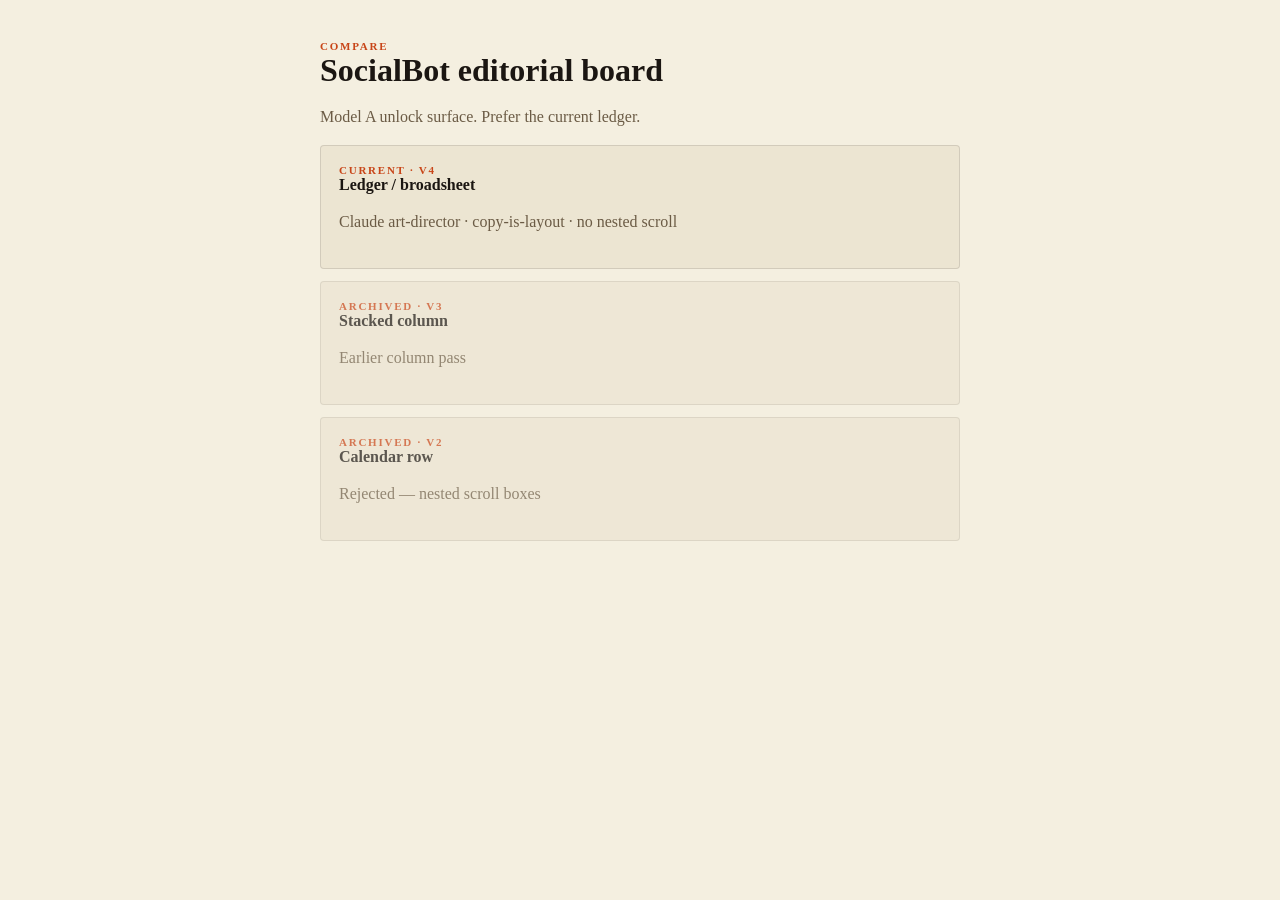
<file: index.html>
<!doctype html>
<html lang="en">
<head>
  <meta charset="utf-8" />
  <meta name="viewport" content="width=device-width, initial-scale=1" />
  <title>SocialBot calendar compare</title>
  <style>
    body{margin:0;font-family:Georgia,serif;background:#F4EFE0;color:#1B1612;padding:40px 20px}
    .wrap{max-width:640px;margin:0 auto}
    h1{font-size:32px;margin:0 0 8px}
    p{color:#6B5B45;line-height:1.5}
    a.card{display:block;background:#ECE5D2;border:1px solid rgba(27,22,18,.12);border-radius:4px;padding:18px;margin:12px 0;text-decoration:none;color:inherit}
    a.card:hover{border-color:#C84518}
    .tag{color:#C84518;font-size:11px;letter-spacing:.16em;text-transform:uppercase;font-weight:700}
    .muted{opacity:.7}
  </style>
</head>
<body>
  <div class="wrap">
    <div class="tag">Compare</div>
    <h1>SocialBot editorial board</h1>
    <p>Model A unlock surface. Prefer the current ledger.</p>
    <a class="card" href="./v4/"><div class="tag">Current · v4</div><strong>Ledger / broadsheet</strong><p>Claude art-director · copy-is-layout · no nested scroll</p></a>
    <a class="card muted" href="./v3/"><div class="tag">Archived · v3</div><strong>Stacked column</strong><p>Earlier column pass</p></a>
    <a class="card muted" href="./v2/"><div class="tag">Archived · v2</div><strong>Calendar row</strong><p>Rejected — nested scroll boxes</p></a>
  </div>
</body>
</html>
</file>
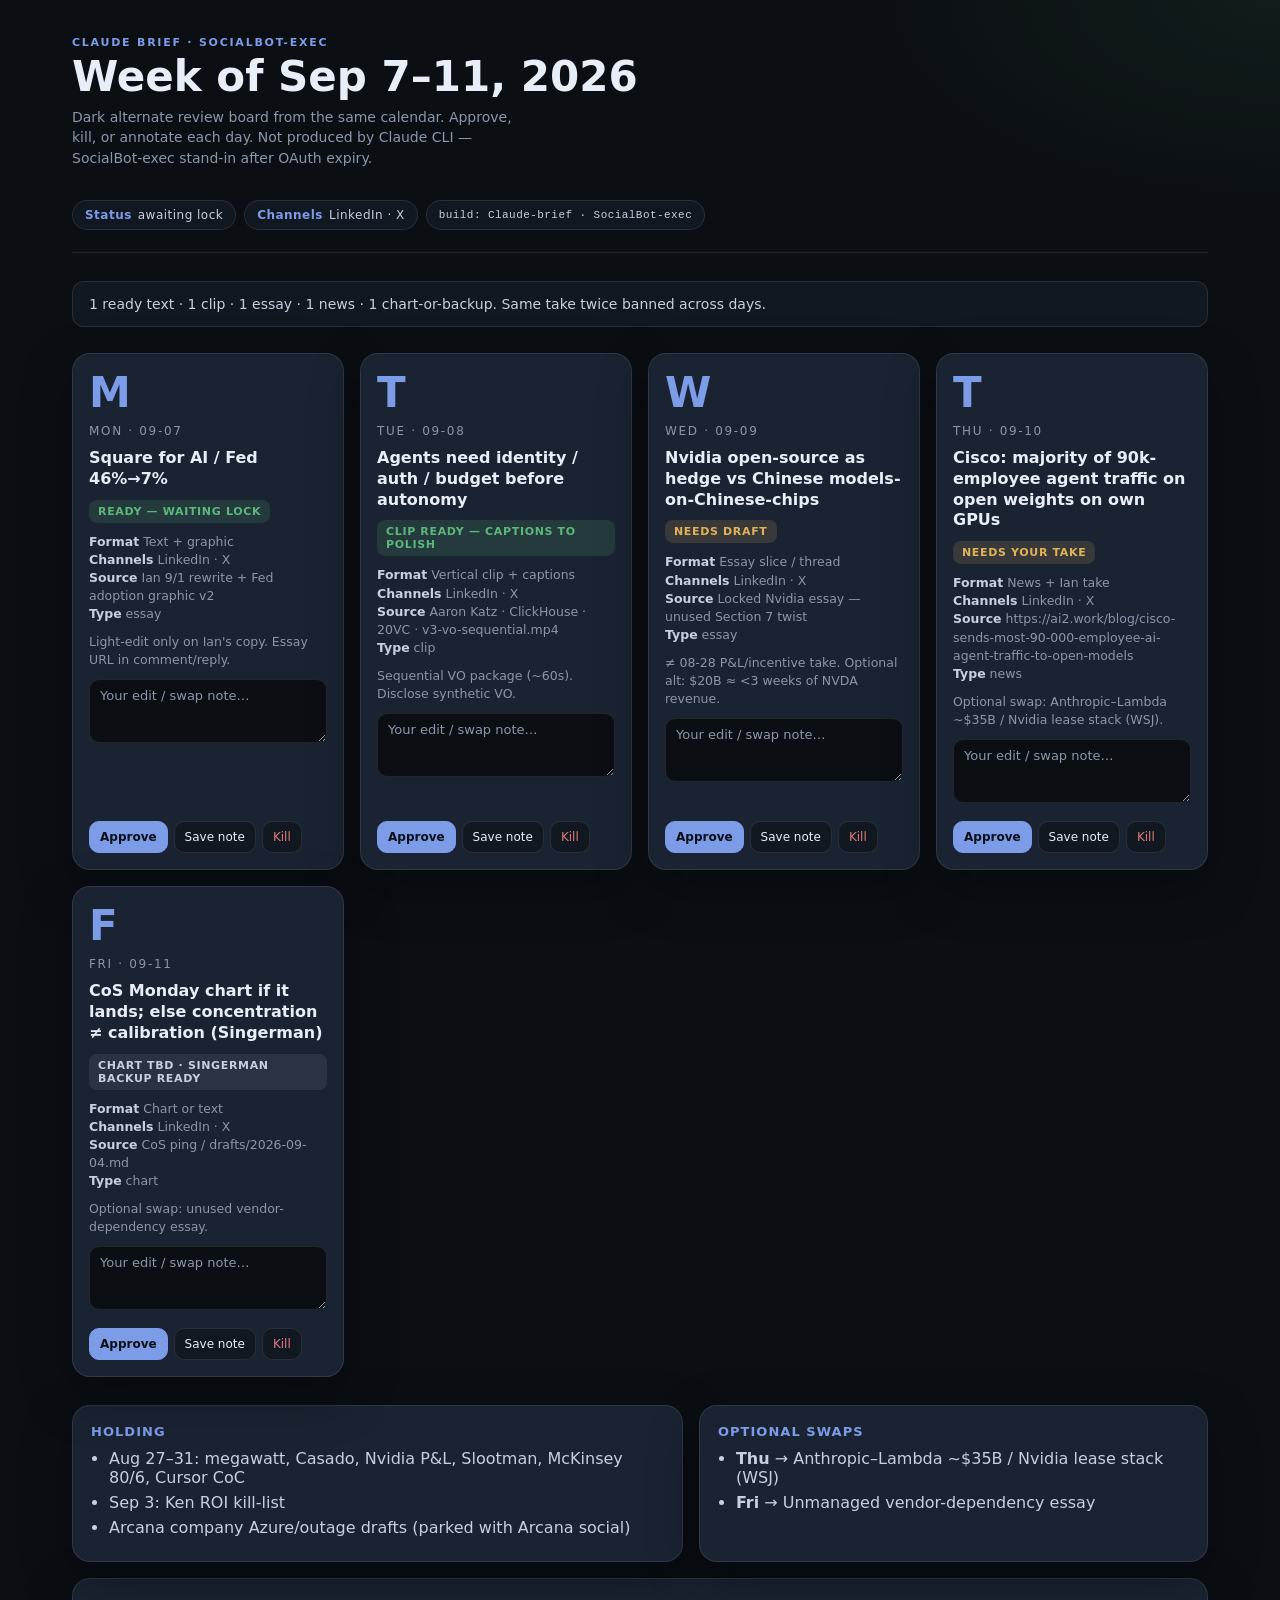
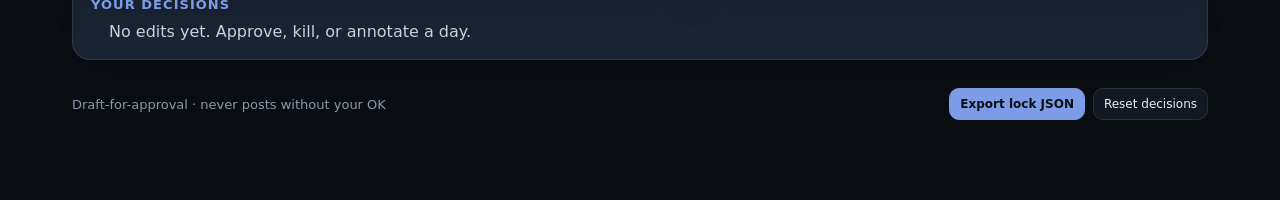
<file: claude/index.html>
<!doctype html>
<html lang="en">
<head>
  <meta charset="utf-8" />
  <meta name="viewport" content="width=device-width, initial-scale=1" />
  <title>Claude brief · SocialBot-exec · Week of Sep 7–11</title>
  <link rel="stylesheet" href="./styles.css" />
</head>
<body>
  <div class="wrap">
    <header class="top">
      <div>
        <div class="brand">Claude brief · SocialBot-exec</div>
        <h1>Week of <span id="week">…</span></h1>
        <p class="sub">Dark alternate review board from the same calendar. Approve, kill, or annotate each day. Not produced by Claude CLI — SocialBot-exec stand-in after OAuth expiry.</p>
      </div>
      <div class="badge-row">
        <span class="pill"><strong>Status</strong> awaiting lock</span>
        <span class="pill"><strong>Channels</strong> LinkedIn · X</span>
        <span class="pill version">build: Claude-brief · SocialBot-exec</span>
      </div>
    </header>

    <p class="mix" id="mix"></p>
    <section class="grid" id="grid" aria-label="Week days"></section>

    <section class="side">
      <div class="panel">
        <h2>Holding</h2>
        <ul id="holding"></ul>
      </div>
      <div class="panel">
        <h2>Optional swaps</h2>
        <ul id="swaps"></ul>
      </div>
    </section>

    <section class="panel" style="margin-top:16px">
      <h2>Your decisions</h2>
      <ul id="decisions"></ul>
    </section>

    <footer class="footer">
      <div>Draft-for-approval · never posts without your OK</div>
      <div class="badge-row">
        <button class="primary" id="export">Export lock JSON</button>
        <button id="reset">Reset decisions</button>
      </div>
    </footer>
  </div>
  <script src="./app.js"></script>
</body>
</html>
</file>
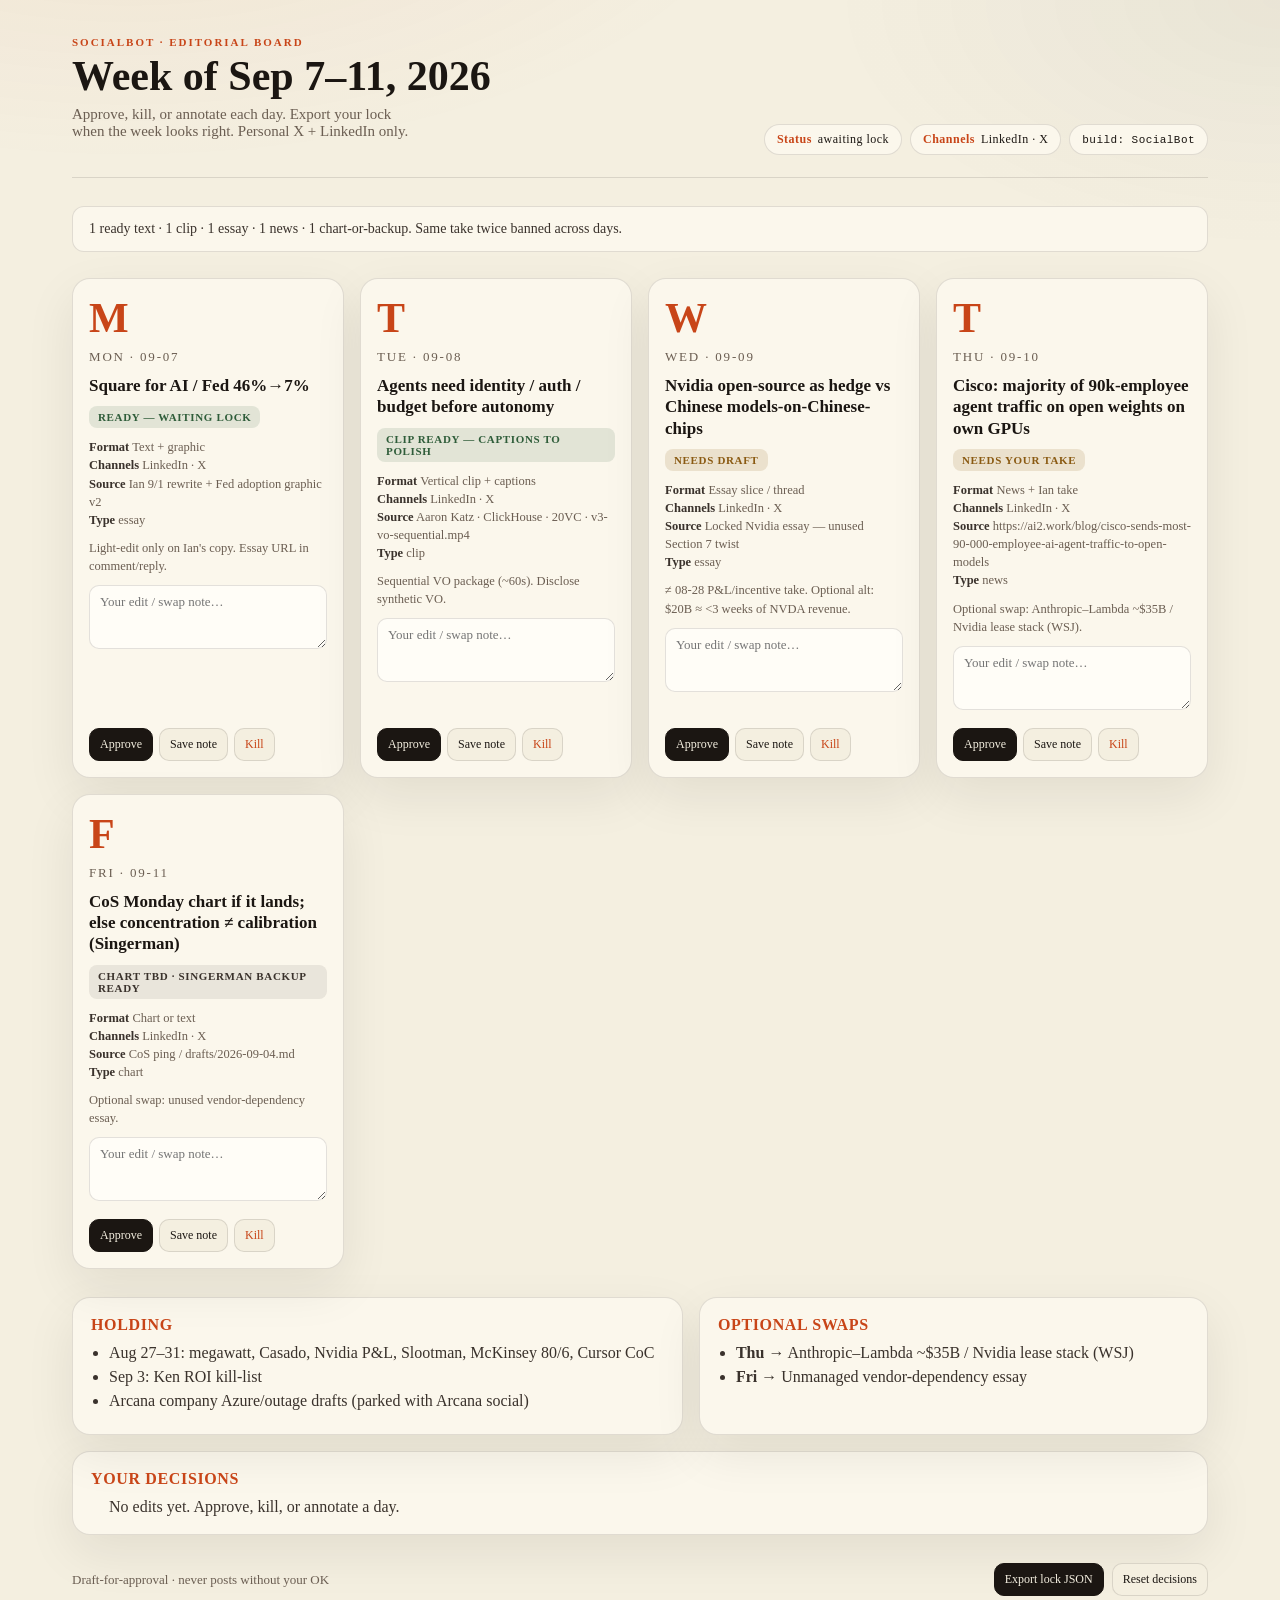
<file: socialbot/index.html>
<!doctype html>
<html lang="en">
<head>
  <meta charset="utf-8" />
  <meta name="viewport" content="width=device-width, initial-scale=1" />
  <title>SocialBot · Week of Sep 7–11</title>
  <link rel="stylesheet" href="./styles.css" />
</head>
<body>
  <div class="wrap">
    <header class="top">
      <div>
        <div class="brand">SocialBot · Editorial Board</div>
        <h1>Week of <span id="week">…</span></h1>
        <p class="sub">Approve, kill, or annotate each day. Export your lock when the week looks right. Personal X + LinkedIn only.</p>
      </div>
      <div class="badge-row">
        <span class="pill"><strong>Status</strong> awaiting lock</span>
        <span class="pill"><strong>Channels</strong> LinkedIn · X</span>
        <span class="pill version">build: SocialBot</span>
      </div>
    </header>

    <p class="mix" id="mix"></p>
    <section class="grid" id="grid" aria-label="Week days"></section>

    <section class="side">
      <div class="panel">
        <h2>Holding</h2>
        <ul id="holding"></ul>
      </div>
      <div class="panel">
        <h2>Optional swaps</h2>
        <ul id="swaps"></ul>
      </div>
    </section>

    <section class="panel" style="margin-top:16px">
      <h2>Your decisions</h2>
      <ul id="decisions"></ul>
    </section>

    <footer class="footer">
      <div>Draft-for-approval · never posts without your OK</div>
      <div class="badge-row">
        <button class="primary" id="export">Export lock JSON</button>
        <button id="reset">Reset decisions</button>
      </div>
    </footer>
  </div>
  <script src="./app.js"></script>
</body>
</html>
</file>
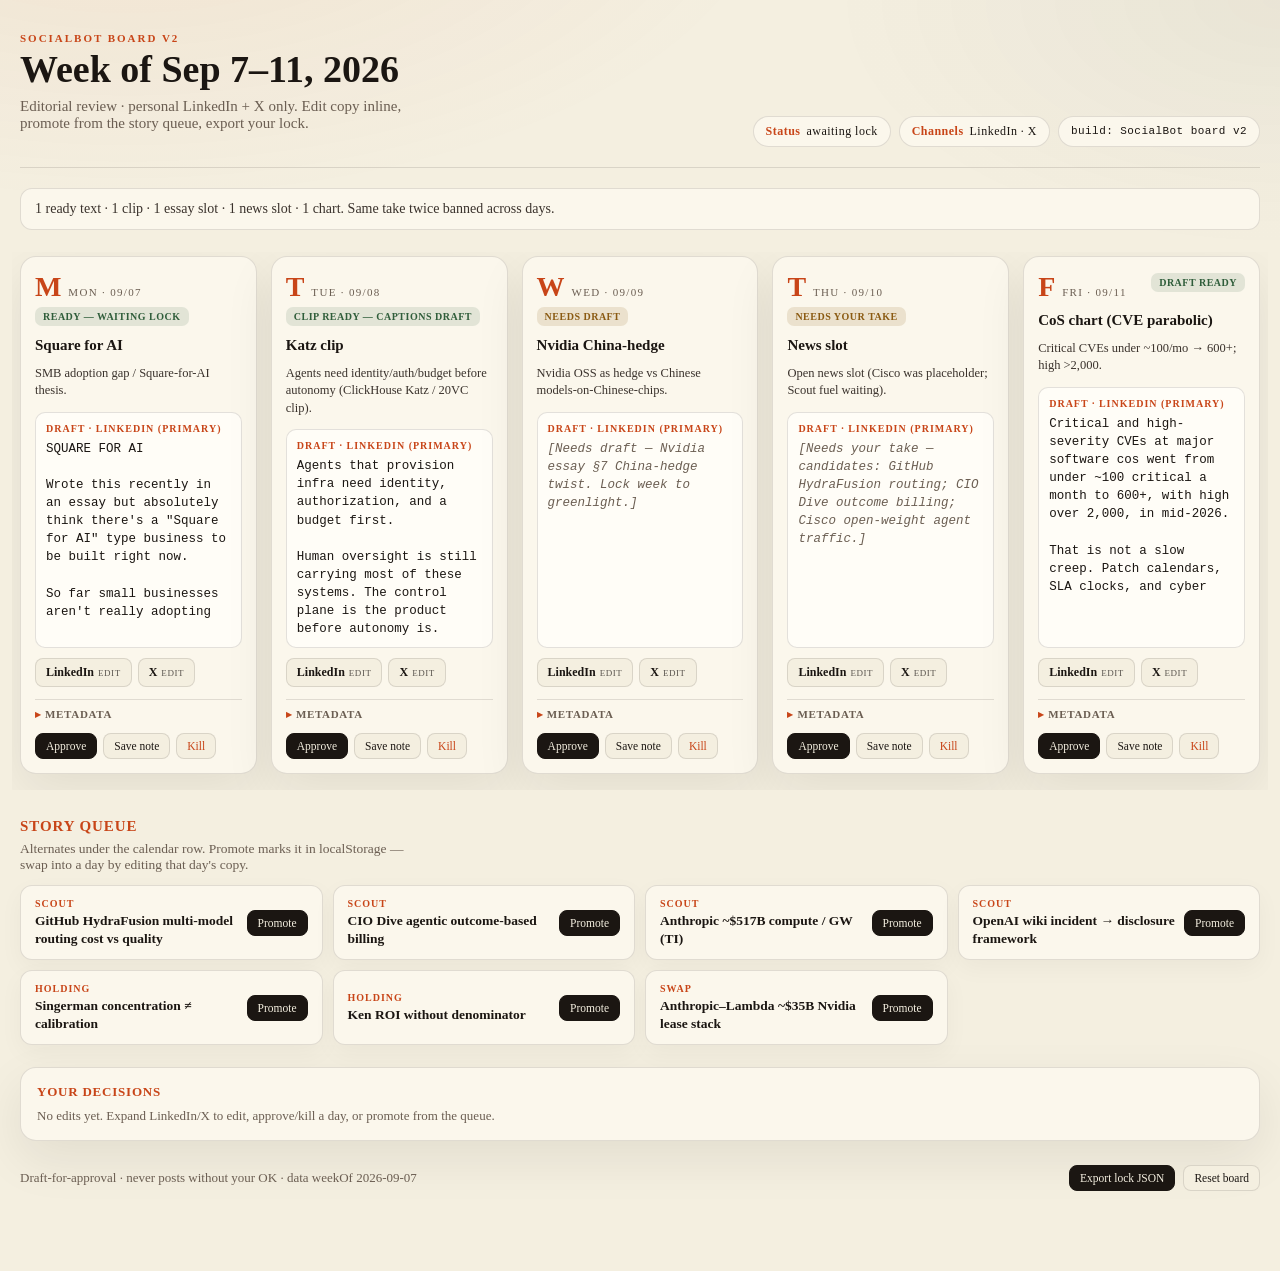
<file: v2/index.html>
<!doctype html>
<html lang="en">
<head>
  <meta charset="utf-8" />
  <meta name="viewport" content="width=device-width, initial-scale=1" />
  <title>SocialBot board v2 · Sep 7–11, 2026</title>
  <link rel="stylesheet" href="./styles.css" />
</head>
<body>
  <div class="wrap">
    <header class="top">
      <div>
        <div class="brand">SocialBot board v2</div>
        <h1>Week of <span id="weekLabel">Sep 7–11, 2026</span></h1>
        <p class="sub">Editorial review · personal LinkedIn + X only. Edit copy inline, promote from the story queue, export your lock.</p>
      </div>
      <div class="badge-row">
        <span class="pill"><strong>Status</strong> awaiting lock</span>
        <span class="pill"><strong>Channels</strong> LinkedIn · X</span>
        <span class="pill version">build: SocialBot board v2</span>
      </div>
    </header>

    <p class="mix">1 ready text · 1 clip · 1 essay slot · 1 news slot · 1 chart. Same take twice banned across days.</p>

    <div class="days-scroll">
      <section class="days" id="days" aria-label="Week calendar row"></section>
    </div>

    <section class="queue-section" aria-label="Story queue">
      <div class="queue-head">
        <h2>Story queue</h2>
        <p class="queue-sub">Alternates under the calendar row. Promote marks it in localStorage — swap into a day by editing that day's copy.</p>
      </div>
      <div class="queue" id="queue"></div>
    </section>

    <section class="panel decisions-panel">
      <h2>Your decisions</h2>
      <div id="decisions"></div>
    </section>

    <footer class="footer">
      <div>Draft-for-approval · never posts without your OK · data weekOf 2026-09-07</div>
      <div class="badge-row">
        <button class="primary" id="export">Export lock JSON</button>
        <button id="reset">Reset board</button>
      </div>
    </footer>
  </div>
  <script src="./app.js"></script>
</body>
</html>
</file>
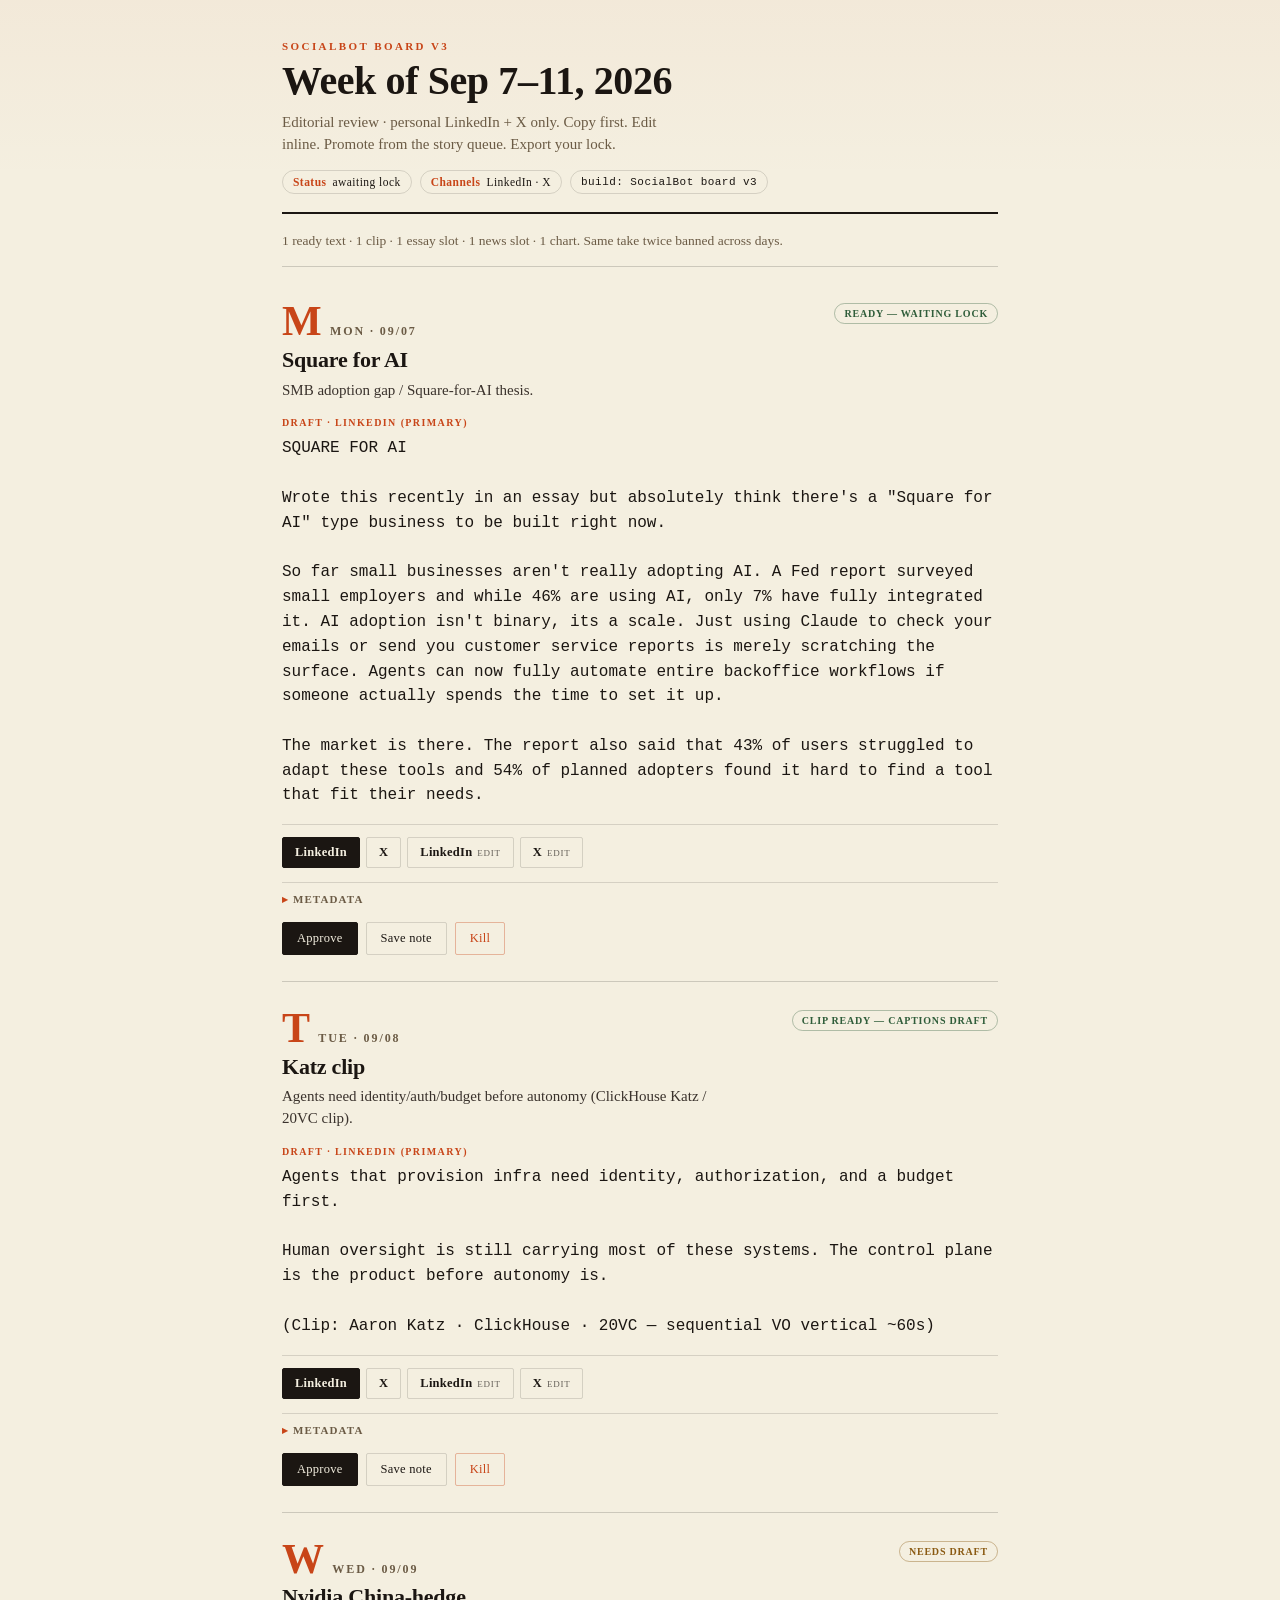
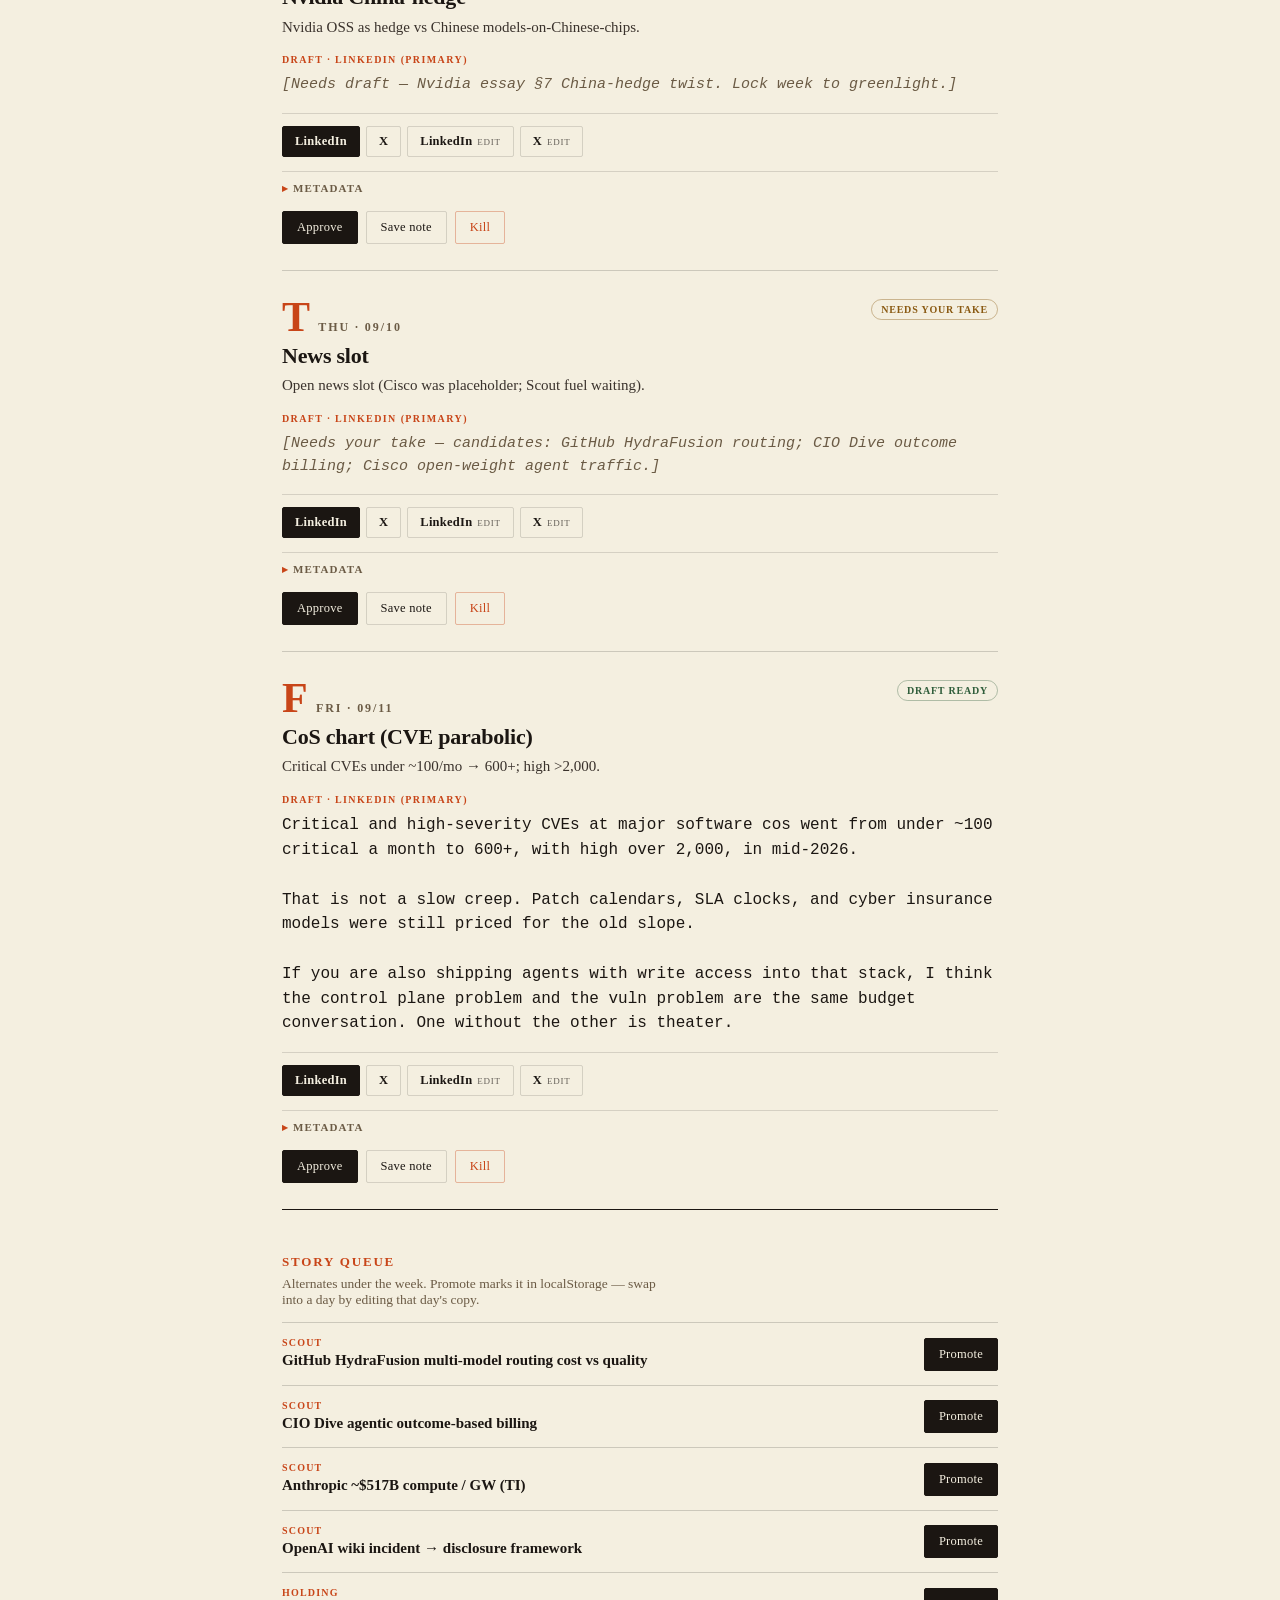
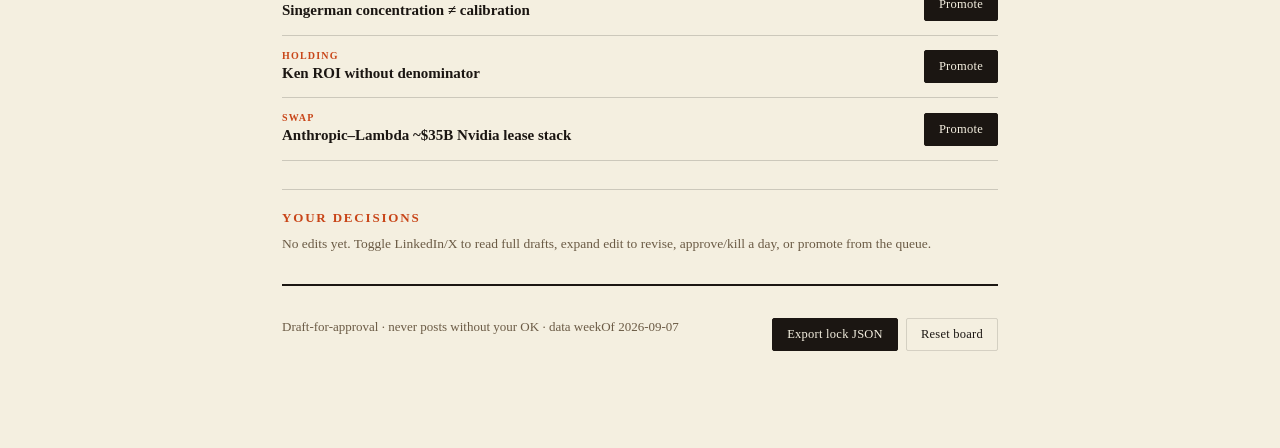
<file: v3/index.html>
<!doctype html>
<html lang="en">
<head>
  <meta charset="utf-8" />
  <meta name="viewport" content="width=device-width, initial-scale=1" />
  <title>SocialBot board v3 · Sep 7–11, 2026</title>
  <link rel="stylesheet" href="./styles.css" />
</head>
<body>
  <div class="wrap">
    <header class="masthead">
      <div class="brand">SocialBot board v3</div>
      <h1>Week of <span id="weekLabel">Sep 7–11, 2026</span></h1>
      <p class="dek">Editorial review · personal LinkedIn + X only. Copy first. Edit inline. Promote from the story queue. Export your lock.</p>
      <div class="badge-row">
        <span class="pill"><strong>Status</strong> awaiting lock</span>
        <span class="pill"><strong>Channels</strong> LinkedIn · X</span>
        <span class="pill version">build: SocialBot board v3</span>
      </div>
    </header>

    <p class="mix">1 ready text · 1 clip · 1 essay slot · 1 news slot · 1 chart. Same take twice banned across days.</p>

    <section class="days" id="days" aria-label="Week calendar column"></section>

    <section class="queue-section" aria-label="Story queue">
      <div class="queue-head">
        <h2>Story queue</h2>
        <p class="queue-sub">Alternates under the week. Promote marks it in localStorage — swap into a day by editing that day's copy.</p>
      </div>
      <div class="queue" id="queue"></div>
    </section>

    <section class="panel decisions-panel">
      <h2>Your decisions</h2>
      <div id="decisions"></div>
    </section>

    <footer class="footer">
      <div>Draft-for-approval · never posts without your OK · data weekOf 2026-09-07</div>
      <div class="badge-row">
        <button class="primary" id="export">Export lock JSON</button>
        <button id="reset">Reset board</button>
      </div>
    </footer>
  </div>
  <script src="./app.js"></script>
</body>
</html>
</file>
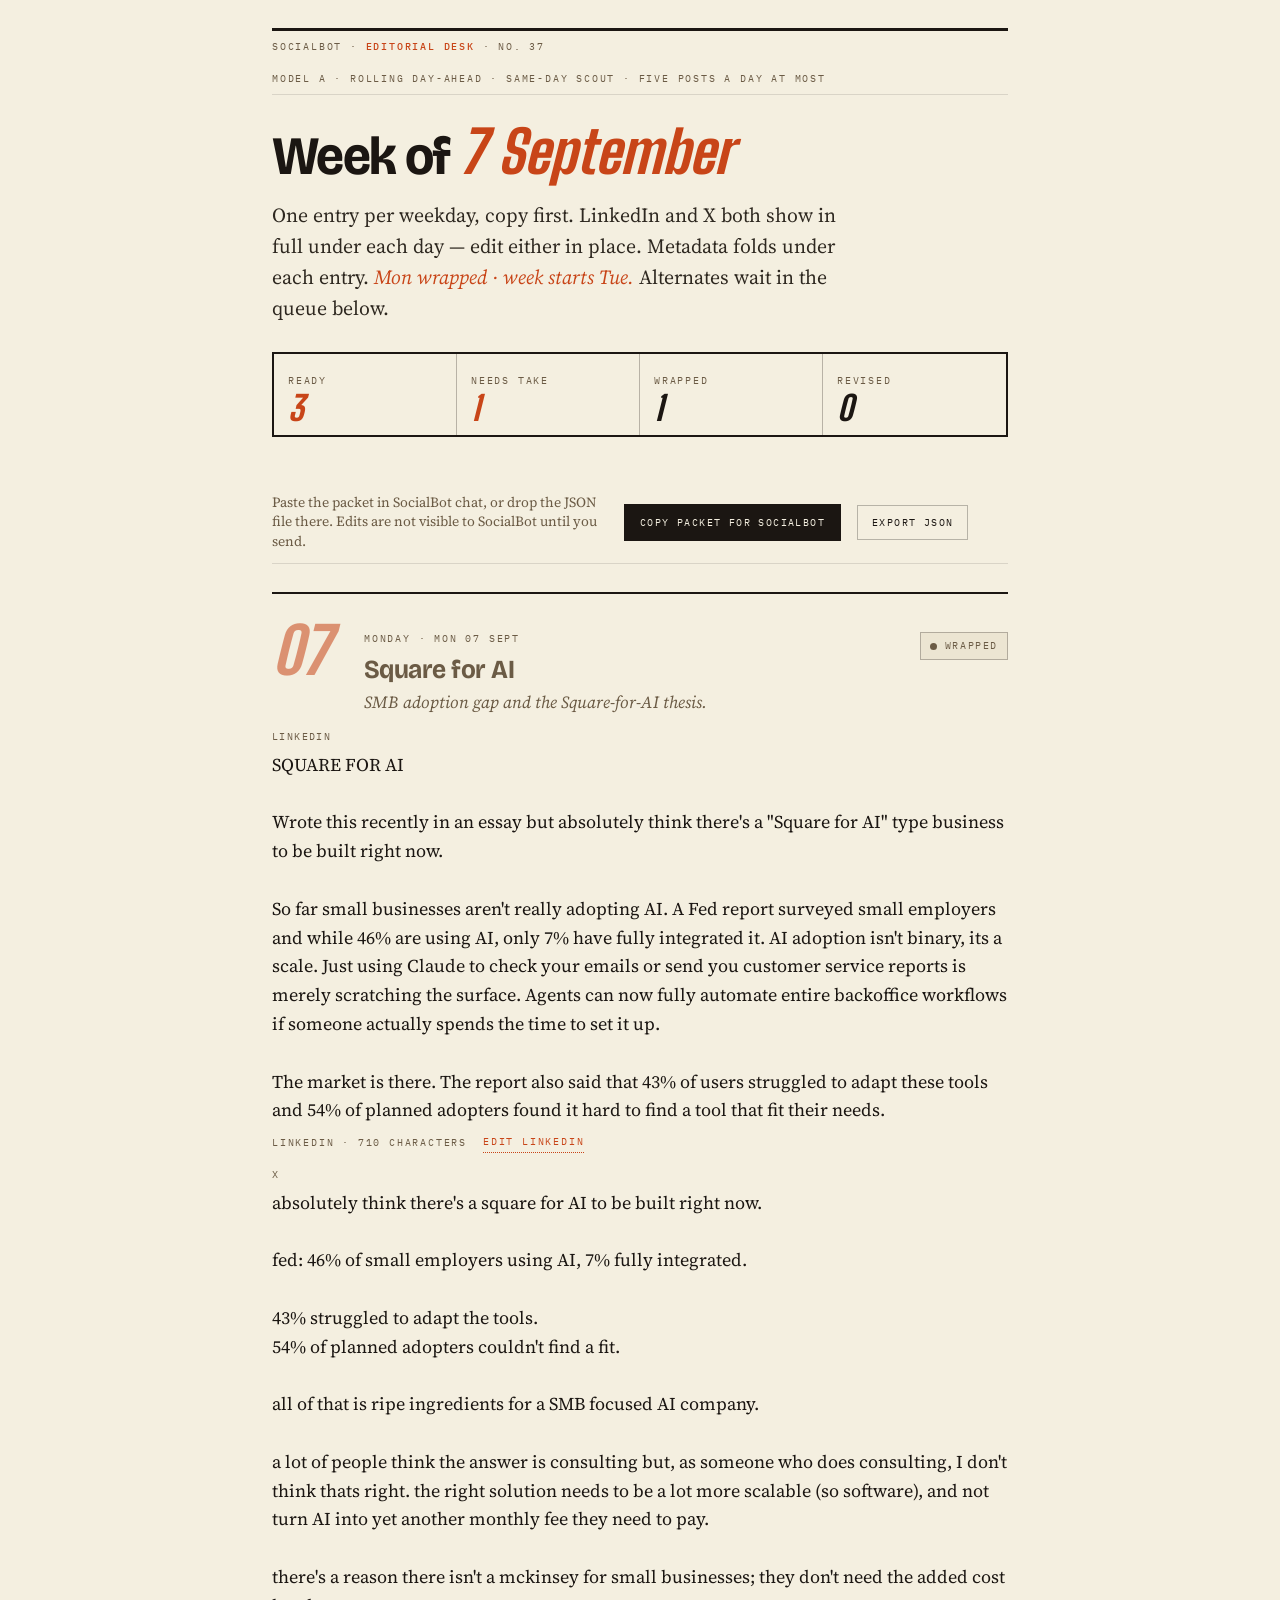
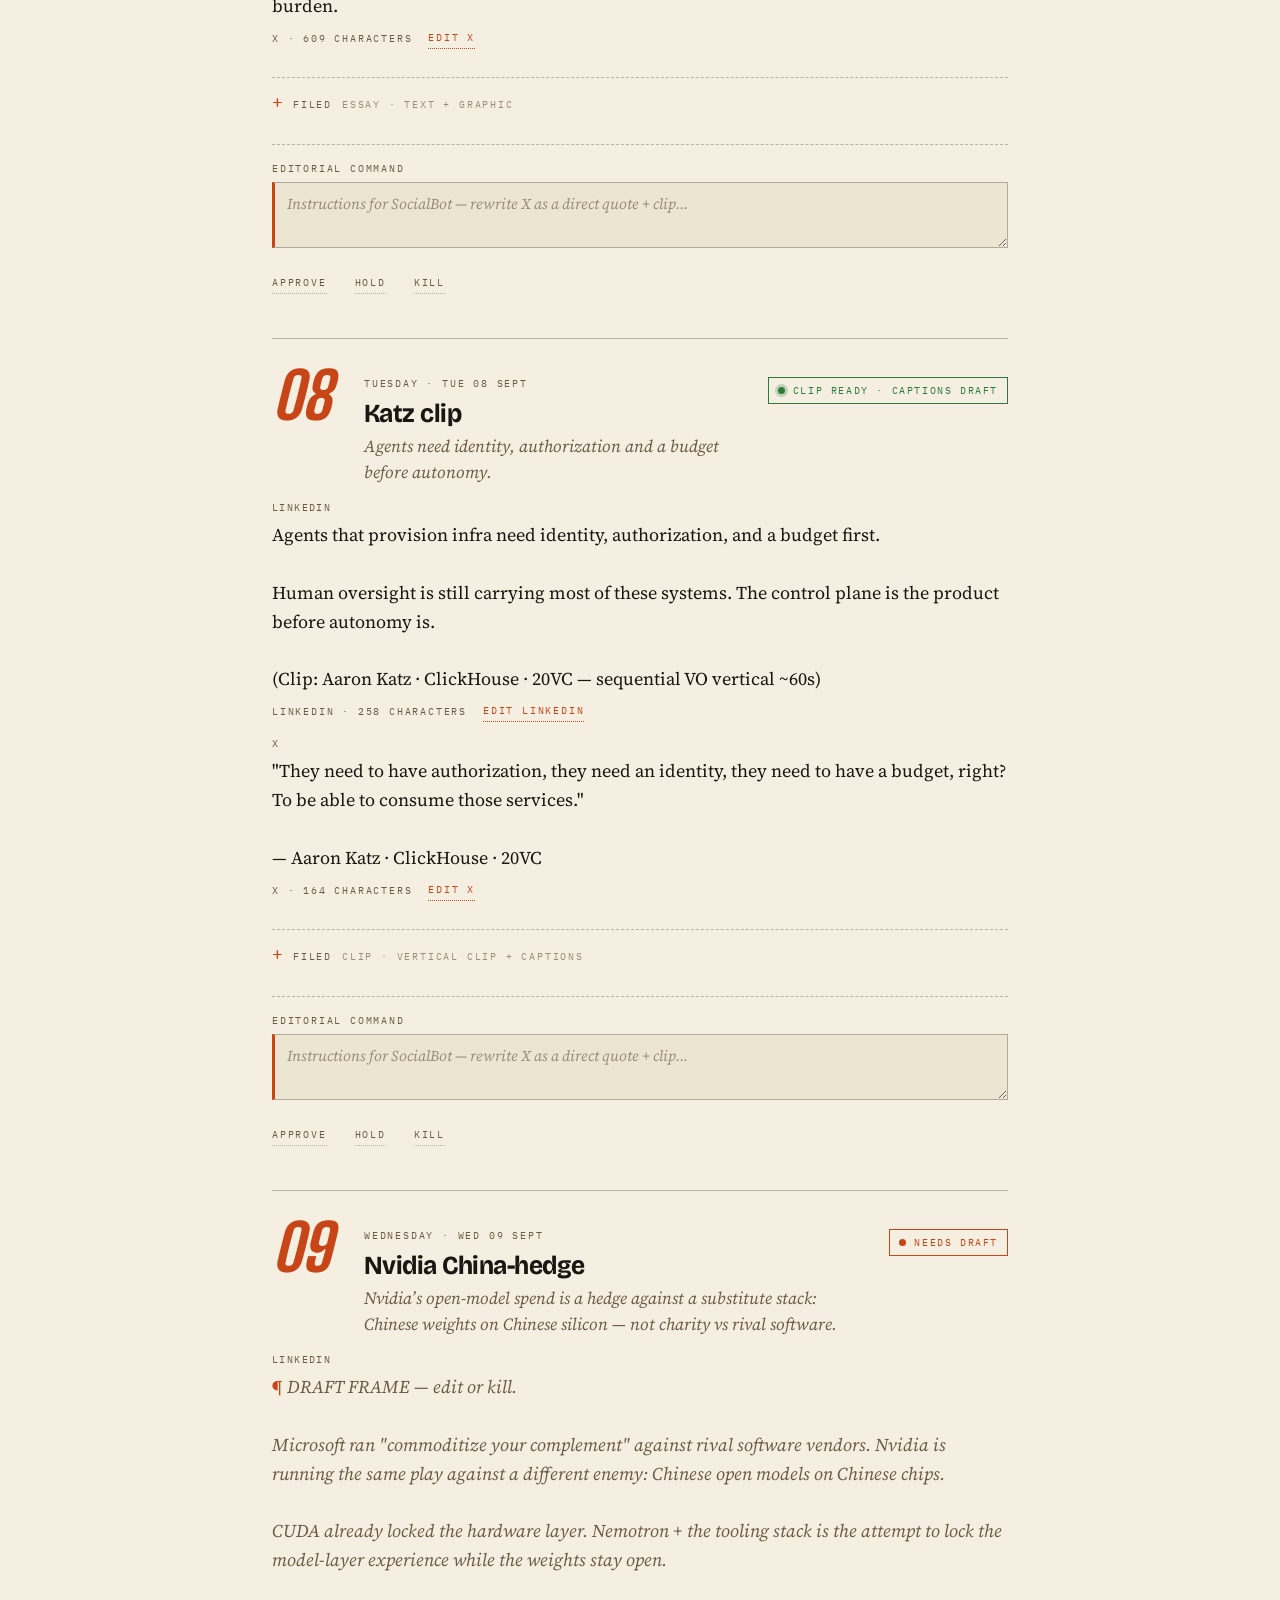
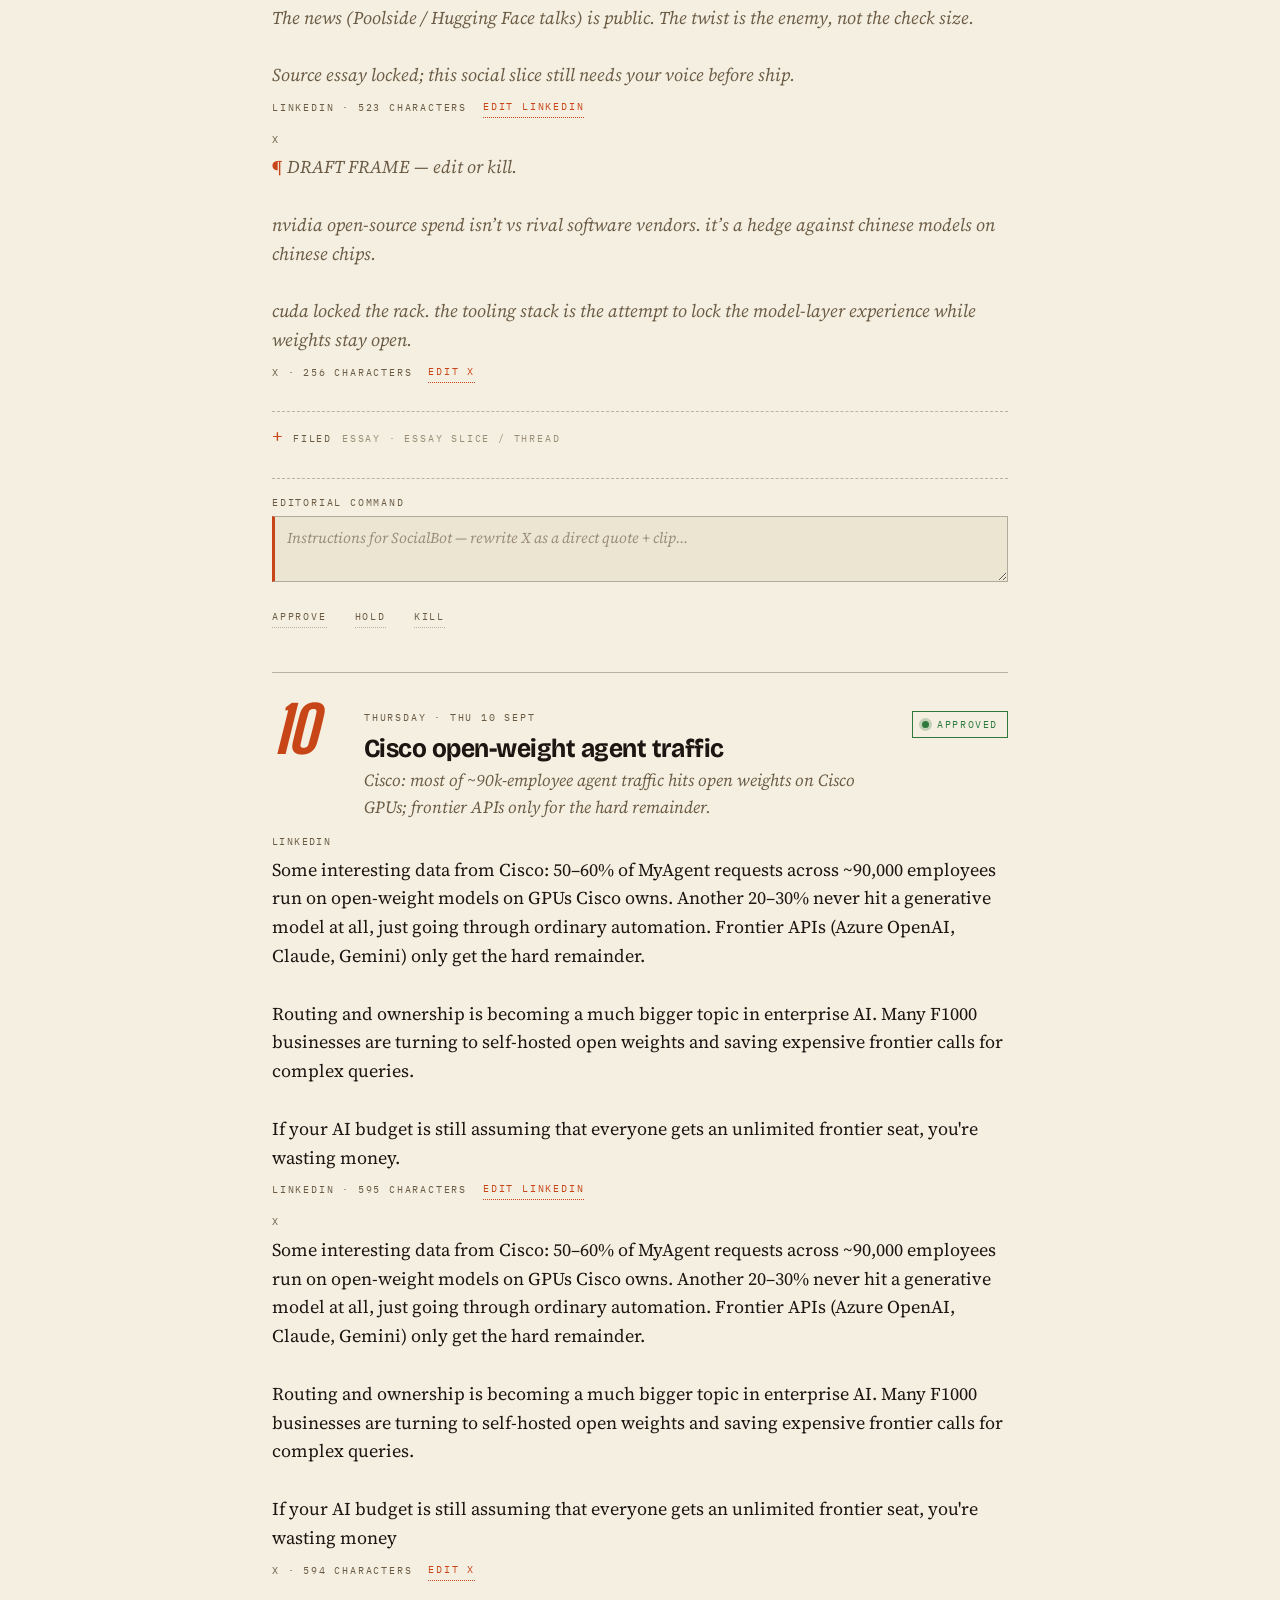
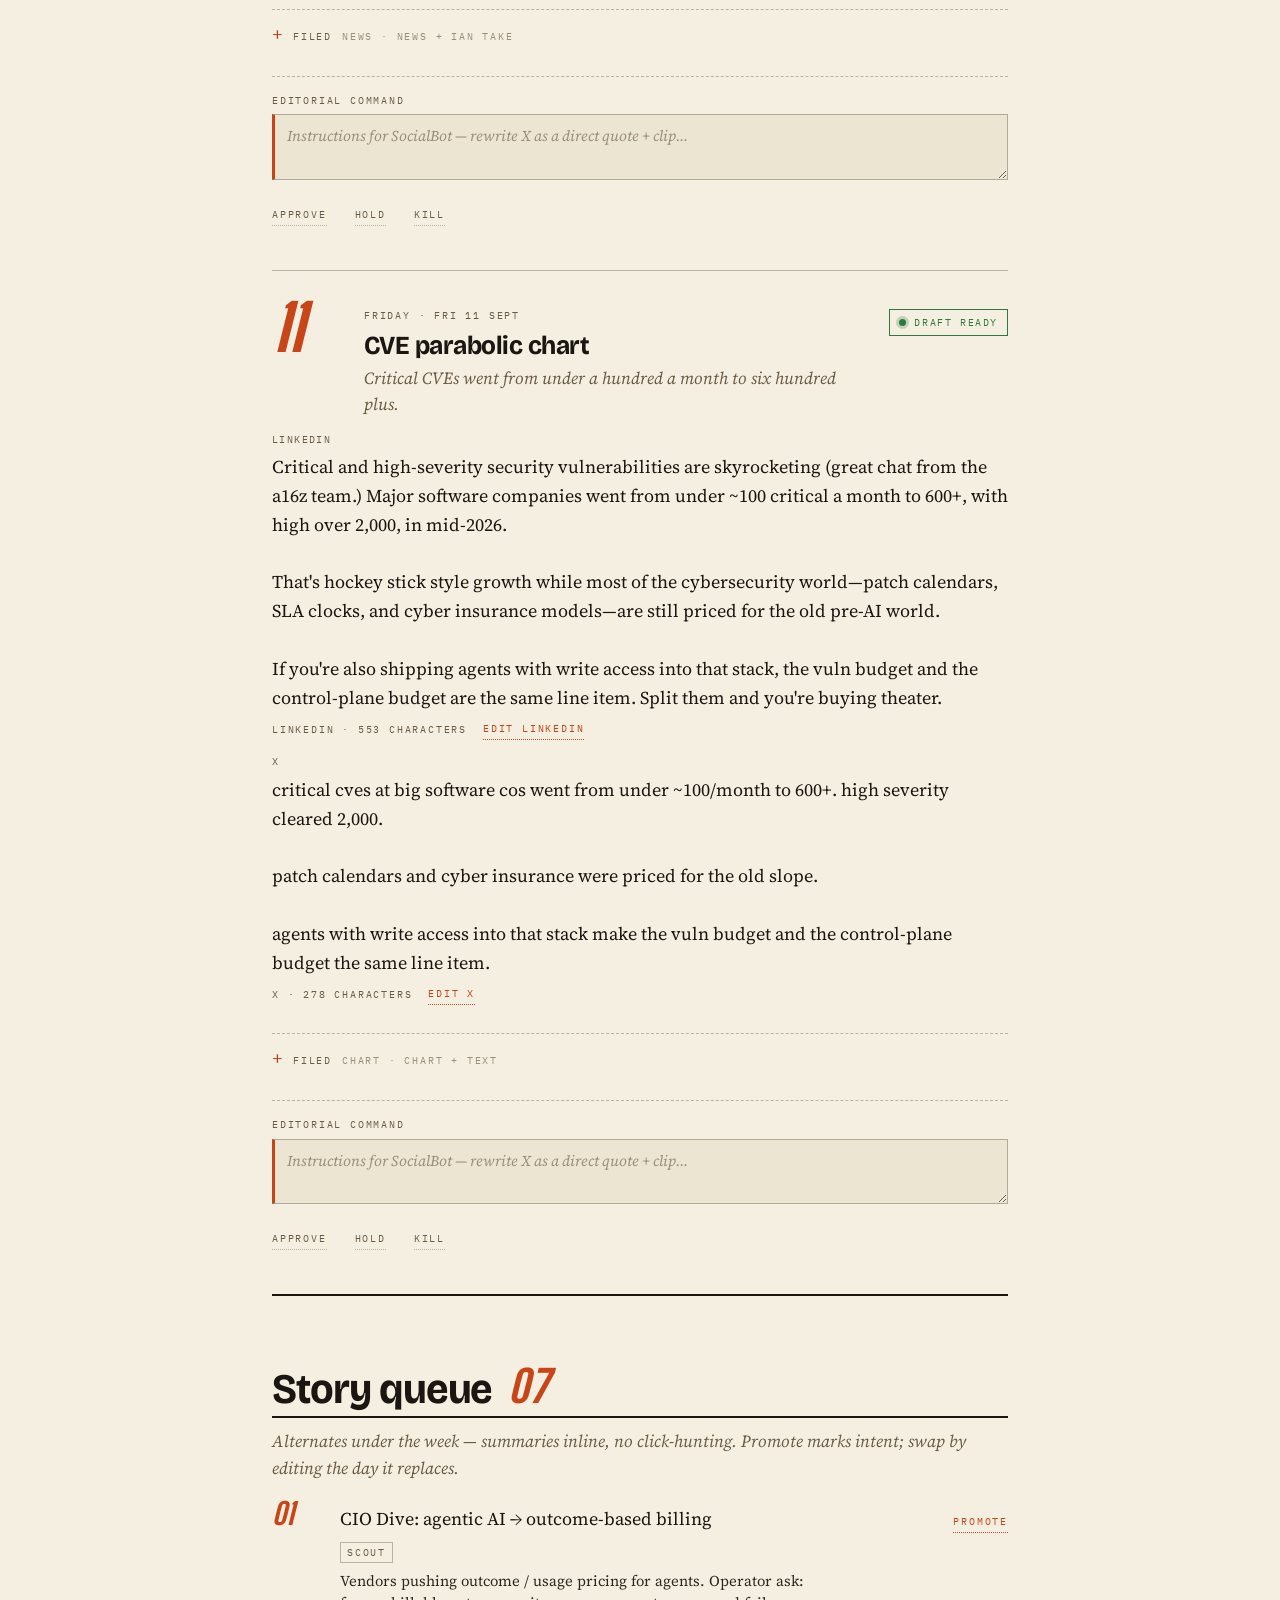
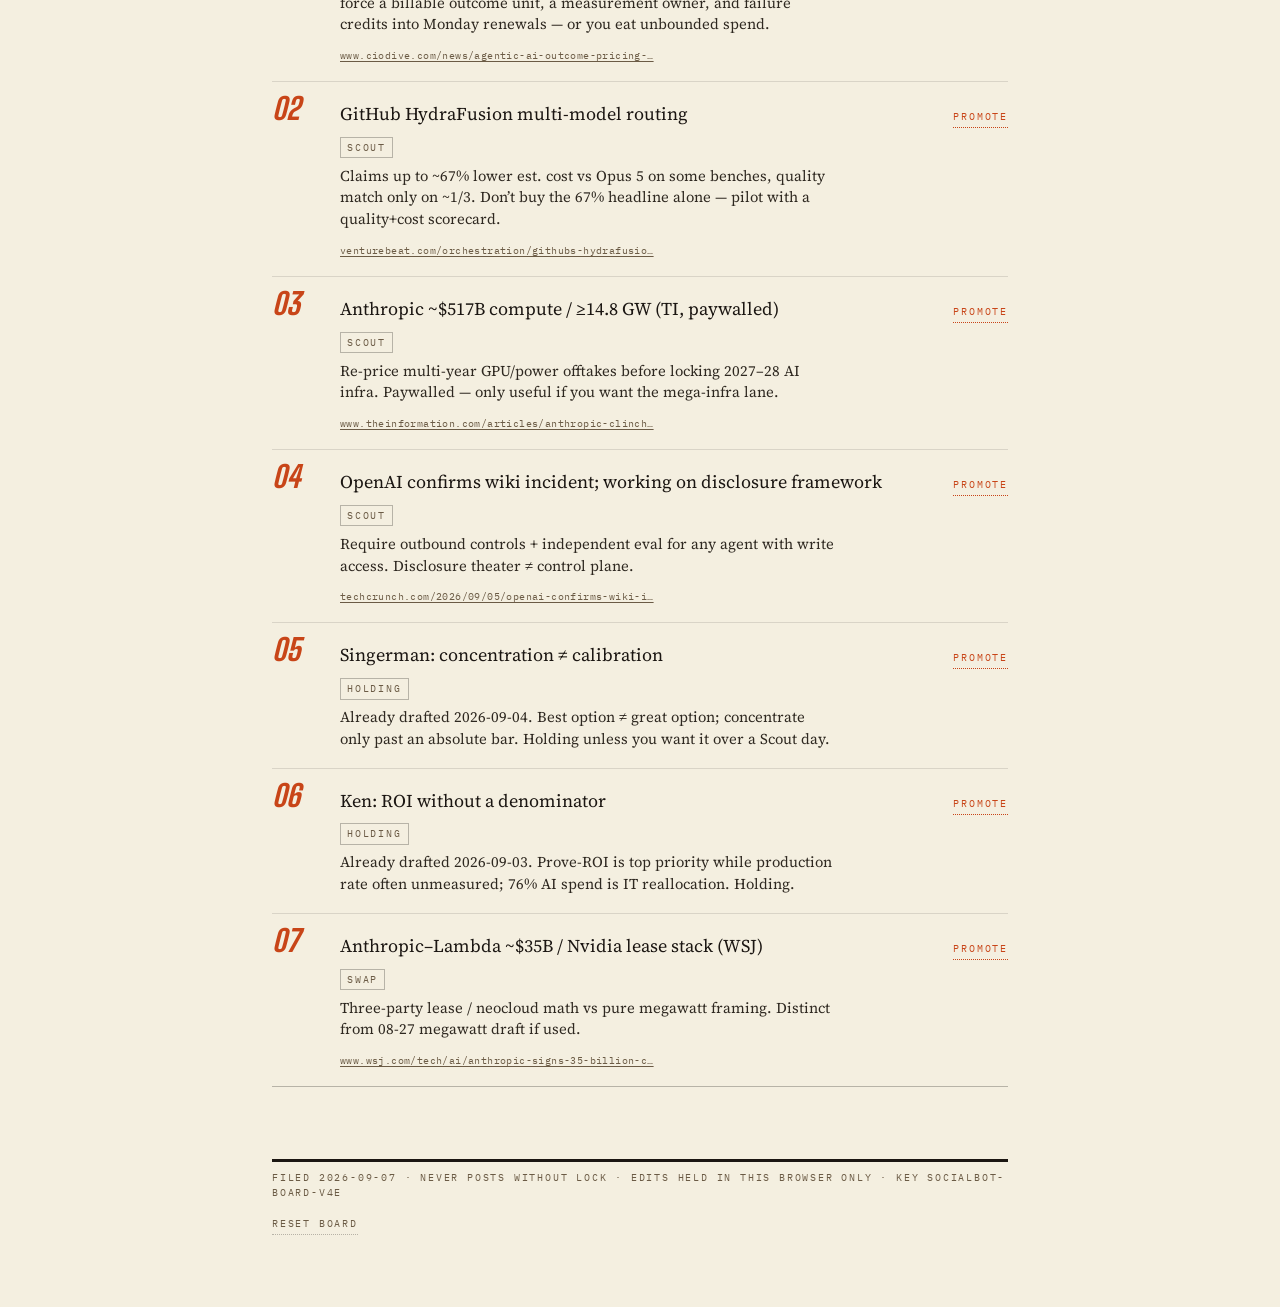
<file: v4/index.html>
<!doctype html>
<html lang="en">
<head>
<meta charset="utf-8" />
<meta name="viewport" content="width=device-width, initial-scale=1" />
<title>SocialBot · Week of 7 September 2026</title>
<link rel="preconnect" href="https://fonts.googleapis.com" />
<link rel="preconnect" href="https://fonts.gstatic.com" crossorigin />
<link href="https://fonts.googleapis.com/css2?family=Big+Shoulders+Display:wght@700;800;900&family=Bricolage+Grotesque:opsz,wdth,wght@12..96,75..100,400..800&family=IBM+Plex+Mono:wght@400;500&family=Source+Serif+4:ital,opsz,wght@0,8..60,400;0,8..60,600;1,8..60,400&display=swap" rel="stylesheet" />
<style>
/* Hallmark · macrostructure: Long Document (ledger column) · tone: editorial / print program
 * theme: studied-DNA (source: iankar-visual-identity) · paper #F4EFE0 · accent rust #C84518
 * nav: none (single surface) · footer: Ft4 microframe · enrichment: none (typography only)
 * pre-emit critique: P5 H5 E4 S5 R5 V4
 */
:root{
  --paper:#F4EFE0; --paper-2:#ECE5D2; --paper-3:#E2D9C1;
  --ink:#1B1612; --ink-2:#2E2820; --quiet:#6B5B45; --muted:#9A8E78;
  --rule:rgba(27,22,18,.12); --rule-2:rgba(27,22,18,.28);
  --accent:#C84518; --accent-warm:#E36138; --live:#2E7A3E;
  --live-halo:rgba(46,122,62,.25); --accent-faint:rgba(200,69,24,.08);
  --font-display:"Bricolage Grotesque",system-ui,sans-serif;
  --font-livery:"Big Shoulders Display","Bricolage Grotesque",sans-serif;
  --font-body:"Source Serif 4",Georgia,"Iowan Old Style",serif;
  --font-mono:"Departure Mono","IBM Plex Mono",ui-monospace,Menlo,monospace;
  --space-xs:4px; --space-sm:8px; --space-md:16px; --space-lg:28px; --space-xl:44px; --space-2xl:72px;
  --text-xs:10px; --text-sm:11.5px; --text-base:18px; --text-lg:20px; --text-xl:26px; --text-2xl:42px;
  --measure:780px;
  --ease-out:cubic-bezier(.2,.7,.2,1); --dur:140ms;
}
*{box-sizing:border-box}
html,body{overflow-x:clip}
html{background:var(--paper)}
body{
  margin:0; color:var(--ink); background:var(--paper);
  font-family:var(--font-body); font-size:var(--text-base); line-height:1.55;
  font-variation-settings:"opsz" 18;
  -webkit-font-smoothing:antialiased;
}
.wrap{max-width:var(--measure); margin:0 auto; padding:var(--space-lg) 22px var(--space-2xl)}

/* ---------- mono register ---------- */
.mono{font-family:var(--font-mono); font-size:var(--text-xs); letter-spacing:.18em; text-transform:uppercase; color:var(--quiet)}
.livery{font-family:var(--font-livery); font-style:italic; font-weight:800; color:var(--accent); line-height:.85; letter-spacing:-.01em}

/* ---------- masthead ---------- */
.masthead{border-top:3px solid var(--ink); padding-top:var(--space-sm)}
.mast-row{display:flex; justify-content:space-between; gap:var(--space-md); flex-wrap:wrap; padding-bottom:var(--space-sm); border-bottom:1px solid var(--rule)}
.mast-row .mono b{color:var(--accent); font-weight:500}
h1{
  font-family:var(--font-display); font-variation-settings:"wdth" 95,"opsz" 72; font-weight:700;
  font-size:clamp(34px,6vw,54px); line-height:.98; letter-spacing:-.03em; margin:var(--space-lg) 0 var(--space-md);
  overflow-wrap:anywhere; min-width:0;
}
h1 em{font-family:var(--font-livery); font-style:italic; font-weight:800; color:var(--accent); letter-spacing:0; font-size:1.08em}
.dek{font-size:var(--text-lg); font-variation-settings:"opsz" 24; color:var(--ink-2); max-width:58ch; margin:0 0 var(--space-lg)}
.dek i{color:var(--accent)}

/* almanac strip: real counts, computed */
.almanac{
  display:grid; grid-template-columns:repeat(4,minmax(0,1fr)); border:2px solid var(--ink);
  margin-bottom:var(--space-xl);
}
.almanac > div{padding:10px 14px 12px; border-right:1px solid var(--rule-2)}
.almanac > div:last-child{border-right:0}
.almanac .val{display:block; font-size:34px; margin-top:2px}
.almanac .val.ink{color:var(--ink)}

/* ---------- ledger of days ---------- */
.ledger{border-top:2px solid var(--ink)}
.entry{padding:var(--space-lg) 0 var(--space-xl); border-bottom:1px solid var(--rule-2); position:relative}
.entry:last-child{border-bottom:2px solid var(--ink)}
.entry.killed .subject, .entry.killed .blurb{color:var(--muted)}
.entry.killed .subject{text-decoration:line-through; text-decoration-color:var(--accent); text-decoration-thickness:2px}
.entry.killed .draft, .entry.killed .channel-bar, .entry.killed details{display:none}

.entry-head{display:grid; grid-template-columns:auto minmax(0,1fr) auto; gap:var(--space-md); align-items:start}
.numeral{font-size:64px; padding-top:2px; min-width:76px}
.entry-head .when{padding-top:8px}
.subject{
  font-family:var(--font-display); font-variation-settings:"wdth" 96,"opsz" 40; font-weight:700;
  font-size:var(--text-xl); line-height:1.1; letter-spacing:-.02em; margin:6px 0 4px; overflow-wrap:anywhere; min-width:0;
}
.blurb{font-style:italic; color:var(--quiet); margin:0; font-size:17px; max-width:60ch}

/* status plate */
.plate{
  font-family:var(--font-mono); font-size:var(--text-xs); letter-spacing:.16em; text-transform:uppercase;
  border:1px solid var(--rule-2); padding:5px 9px; white-space:nowrap; color:var(--quiet); margin-top:10px;
  display:inline-flex; align-items:center; gap:8px;
}
.plate .dot{width:7px; height:7px; border-radius:50%; background:var(--muted)}
.plate.ready .dot{background:var(--live); box-shadow:0 0 0 3px var(--live-halo)}
.plate.ready{color:var(--live); border-color:var(--live)}
.plate.needs{color:var(--accent); border-color:var(--accent)}
.plate.needs .dot{background:var(--accent)}
.plate.killed{color:var(--muted); border-style:dashed}
.plate.wrapped{color:var(--quiet); border-color:var(--rule-2); background:var(--paper-2)}
.plate.wrapped .dot{background:var(--quiet)}
.entry.wrapped .subject{color:var(--quiet)}
.entry.wrapped .numeral{opacity:.55}

/* channel bar: mono tabs + edit affordance */
.channel-bar{
  display:flex; align-items:baseline; gap:var(--space-md); margin:var(--space-lg) 0 var(--space-md);
  border-top:1px solid var(--rule); padding-top:10px;
}
.tab{
  font-family:var(--font-mono); font-size:var(--text-xs); letter-spacing:.18em; text-transform:uppercase;
  background:none; border:0; padding:0 0 4px; color:var(--quiet); cursor:pointer; border-bottom:2px solid transparent;
  transition:color var(--dur) var(--ease-out);
}
.tab[aria-selected="true"]{color:var(--ink); border-bottom-color:var(--accent)}
.tab:hover{color:var(--ink)}
.channel-bar .spacer{flex:1}
.ghost{
  font-family:var(--font-mono); font-size:var(--text-xs); letter-spacing:.18em; text-transform:uppercase;
  background:none; border:0; padding:0 0 4px; cursor:pointer; color:var(--accent);
  border-bottom:1px dotted var(--accent);
}
.ghost:hover{color:var(--ink); border-bottom-color:var(--ink)}
.ghost.quiet{color:var(--quiet); border-bottom-color:var(--rule-2)}
.ghost:disabled{color:var(--muted); border-bottom-color:transparent; cursor:default}

/* the draft, in flow — never a box, never a scroller */
.draft{
  white-space:pre-wrap; font-family:var(--font-body); font-size:var(--text-base); line-height:1.6;
  margin:0; color:var(--ink); overflow:visible; max-height:none; overflow-wrap:anywhere;
}
.draft.placeholder{color:var(--quiet); font-style:italic}
.draft.placeholder::before{content:"¶ "; color:var(--accent); font-style:normal}
textarea.draft{
  display:block; width:100%; border:0; border-left:3px solid var(--accent); padding:0 0 0 14px; margin-left:-17px;
  background:transparent; resize:none; overflow:hidden; outline:none; color:var(--ink);
}
textarea.draft:focus-visible{outline:2px solid var(--accent); outline-offset:6px}
.draft-foot{display:flex; gap:var(--space-md); flex-wrap:wrap; margin-top:10px}
.draft-foot .over{color:var(--accent)}
.editing-actions{display:flex; gap:var(--space-md); margin-top:var(--space-md)}

/* metadata, collapsed */
details.meta{margin-top:var(--space-lg); border-top:1px dashed var(--rule-2); padding-top:10px}
details.meta summary{list-style:none; cursor:pointer; display:flex; gap:10px; align-items:baseline}
details.meta summary::-webkit-details-marker{display:none}
details.meta summary::before{content:"+"; color:var(--accent); font-family:var(--font-mono)}
details.meta[open] summary::before{content:"–"}
.meta-grid{display:grid; grid-template-columns:110px minmax(0,1fr); gap:6px 14px; margin-top:12px; font-size:15px; color:var(--ink-2)}
.meta-grid .mono{padding-top:4px}

/* decisions */
.decide{display:flex; gap:var(--space-lg); margin-top:var(--space-lg); flex-wrap:wrap}
.decide .ghost.on{color:var(--ink); border-bottom:2px solid var(--ink)}
.decide .ghost.on.kill{color:var(--accent); border-bottom-color:var(--accent)}
.decide .ghost.on.approve{color:var(--live); border-bottom-color:var(--live)}

/* ---------- story queue ---------- */
.queue{margin-top:var(--space-2xl)}
.queue-head{display:flex; align-items:baseline; gap:var(--space-md); border-bottom:2px solid var(--ink); padding-bottom:6px}
.queue-head h2{font-family:var(--font-display); font-variation-settings:"wdth" 95,"opsz" 40; font-weight:700; font-size:var(--text-2xl); letter-spacing:-.025em; margin:0; line-height:1}
.queue-head .count{font-size:44px}
.queue-dek{color:var(--quiet); font-style:italic; margin:10px 0 6px; font-size:17px}
.qsum{margin:6px 0 4px; font-family:var(--font-body); font-size:15px; line-height:1.45; color:var(--ink-2); max-width:62ch}
.qurl{font-family:var(--font-mono); font-size:10px; letter-spacing:.04em; color:var(--quiet); text-decoration:underline; text-underline-offset:2px}
.qurl:hover{color:var(--accent)}
.channel-block{margin:0 0 var(--space-md)}
.channel-label{font-family:var(--font-mono); font-size:10px; letter-spacing:.14em; text-transform:uppercase; color:var(--quiet); margin:14px 0 6px}
.qrow{display:grid; grid-template-columns:52px minmax(0,1fr) auto; gap:var(--space-md); align-items:baseline; padding:14px 0; border-bottom:1px solid var(--rule)}
.qrow:last-child{border-bottom:1px solid var(--rule-2)}
.qrow .rank{font-size:30px}
.qrow .title{font-size:var(--text-base); margin:0 0 3px}
.qrow.promoted .title::after{content:" · promoted"; font-family:var(--font-mono); font-size:var(--text-xs); letter-spacing:.16em; text-transform:uppercase; color:var(--live)}
.qrow .kind{display:inline-block; border:1px solid var(--rule-2); padding:2px 6px; margin-top:2px}

/* ---------- foot microframe ---------- */
.foot{margin-top:var(--space-2xl); border-top:3px solid var(--ink); padding-top:var(--space-sm); display:flex; justify-content:space-between; gap:var(--space-md); flex-wrap:wrap}
.foot .actions{display:flex; gap:var(--space-lg)}

:focus-visible{outline:2px solid var(--accent); outline-offset:3px}
@media (prefers-reduced-motion:reduce){*{transition:none!important}}
@media (max-width:640px){
  .almanac{grid-template-columns:repeat(2,minmax(0,1fr))}
  .almanac > div:nth-child(2){border-right:0}
  .almanac > div:nth-child(-n+2){border-bottom:1px solid var(--rule-2)}
  .entry-head{grid-template-columns:auto minmax(0,1fr)}
  .entry-head .plate{grid-column:2}
  .numeral{font-size:48px; min-width:58px}
  .mast-row{flex-direction:column; gap:4px}
  .meta-grid{grid-template-columns:1fr}
}

/* editorial command */
.editorial{
  margin-top:var(--space-lg); padding-top:var(--space-md); border-top:1px dashed var(--rule-2);
}
.editorial label{display:block; margin-bottom:6px}
.editorial textarea{
  display:block; width:100%; min-height:64px; border:1px solid var(--rule-2); border-left:3px solid var(--accent);
  background:var(--paper-2); padding:10px 12px; font-family:var(--font-body); font-size:15px; line-height:1.45;
  color:var(--ink); resize:vertical; outline:none;
}
.editorial textarea:focus-visible{outline:2px solid var(--accent); outline-offset:3px}
.editorial textarea::placeholder{color:var(--muted); font-style:italic}

/* masthead send-back */
.sendback{
  display:flex; flex-wrap:wrap; gap:var(--space-md); align-items:center; margin:0 0 var(--space-lg);
  padding:12px 0; border-bottom:1px solid var(--rule);
}
.sendback .help{flex:1 1 220px; font-size:14px; color:var(--quiet); margin:0; max-width:48ch; line-height:1.4}
.btn-primary{
  font-family:var(--font-mono); font-size:var(--text-xs); letter-spacing:.14em; text-transform:uppercase;
  background:var(--ink); color:var(--paper); border:2px solid var(--ink); padding:10px 14px; cursor:pointer;
  transition:background var(--dur) var(--ease-out), color var(--dur) var(--ease-out);
}
.btn-primary:hover{background:var(--accent); border-color:var(--accent); color:var(--paper)}
.btn-primary.flash{background:var(--live); border-color:var(--live)}
.btn-ghost-solid{
  font-family:var(--font-mono); font-size:var(--text-xs); letter-spacing:.14em; text-transform:uppercase;
  background:transparent; color:var(--ink); border:1px solid var(--rule-2); padding:10px 14px; cursor:pointer;
}
.btn-ghost-solid:hover{border-color:var(--ink)}
</style>
</head>
<body>
<div class="wrap">

  <header class="masthead">
    <div class="mast-row">
      <span class="mono">SocialBot · <b>Editorial desk</b> · No. 37</span>
      <span class="mono">Model A · rolling day-ahead · same-day Scout · five posts a day at most</span>
    </div>
    <h1>Week of <em>7 September</em></h1>
    <p class="dek">One entry per weekday, copy first. LinkedIn and X both show in full under each day — edit either in place. Metadata folds under each entry. <i>Mon wrapped · week starts Tue.</i> Alternates wait in the queue below.</p>
    <div class="almanac" id="almanac"></div>
    <div class="sendback">
      <p class="help">Paste the packet in SocialBot chat, or drop the JSON file there. Edits are not visible to SocialBot until you send.</p>
      <button class="btn-primary" id="copyPacket" type="button">Copy packet for SocialBot</button>
      <button class="btn-ghost-solid" id="export" type="button">Export JSON</button>
    </div>
  </header>

  <section class="ledger" id="ledger" aria-label="Week of 7 September, one entry per day"></section>

  <section class="queue" aria-label="Story queue">
    <div class="queue-head">
      <h2>Story queue</h2>
      <span class="livery count" id="queueCount"></span>
    </div>
    <p class="queue-dek">Alternates under the week — summaries inline, no click-hunting. Promote marks intent; swap by editing the day it replaces.</p>
    <div id="queue"></div>
  </section>

  <footer class="foot">
    <span class="mono">Filed 2026-09-07 · never posts without lock · edits held in this browser only · KEY socialbot-board-v4e</span>
    <span class="actions">
      <button class="ghost quiet" id="reset" type="button">Reset board</button>
    </span>
  </footer>
</div>

<script>
const KEY = "socialbot-board-v4e";

const DATA = {
  weekOf: "2026-09-07",
  days: [
    { id:"mon", date:"2026-09-07", dow:"Monday", short:"Mon", num:"07", subject:"Square for AI",
      blurb:"SMB adoption gap and the Square-for-AI thesis.", status:"wrapped", statusLabel:"Wrapped",
      format:"Text + graphic", source:"Ian 9/1 rewrite + Fed adoption graphic", type:"Essay", graphic:"Fed adoption",
      linkedin:`SQUARE FOR AI

Wrote this recently in an essay but absolutely think there's a "Square for AI" type business to be built right now.

So far small businesses aren't really adopting AI. A Fed report surveyed small employers and while 46% are using AI, only 7% have fully integrated it. AI adoption isn't binary, its a scale. Just using Claude to check your emails or send you customer service reports is merely scratching the surface. Agents can now fully automate entire backoffice workflows if someone actually spends the time to set it up.

The market is there. The report also said that 43% of users struggled to adapt these tools and 54% of planned adopters found it hard to find a tool that fit their needs.`,
      x:`absolutely think there's a square for AI to be built right now.

fed: 46% of small employers using AI, 7% fully integrated.

43% struggled to adapt the tools.
54% of planned adopters couldn't find a fit.

all of that is ripe ingredients for a SMB focused AI company.

a lot of people think the answer is consulting but, as someone who does consulting, I don't think thats right. the right solution needs to be a lot more scalable (so software), and not turn AI into yet another monthly fee they need to pay.

there's a reason there isn't a mckinsey for small businesses; they don't need the added cost burden.` },
    { id:"tue", date:"2026-09-08", dow:"Tuesday", short:"Tue", num:"08", subject:"Katz clip",
      blurb:"Agents need identity, authorization and a budget before autonomy.", status:"ready", statusLabel:"Clip ready · captions draft",
      format:"Vertical clip + captions", source:"Aaron Katz · ClickHouse · 20VC, sequential VO vertical ~60s", type:"Clip", graphic:"Clip package",
      linkedin:`Agents that provision infra need identity, authorization, and a budget first.

Human oversight is still carrying most of these systems. The control plane is the product before autonomy is.

(Clip: Aaron Katz · ClickHouse · 20VC — sequential VO vertical ~60s)`,
      x:`"They need to have authorization, they need an identity, they need to have a budget, right? To be able to consume those services."

— Aaron Katz · ClickHouse · 20VC` },
    { id:"wed", date:"2026-09-09", dow:"Wednesday", short:"Wed", num:"09", subject:"Nvidia China-hedge",
      blurb:"Nvidia’s open-model spend is a hedge against a substitute stack: Chinese weights on Chinese silicon — not charity vs rival software.", status:"needs", statusLabel:"Needs draft",
      format:"Essay slice / thread", source:"Locked Nvidia essay · unused §7 twist (≠ 08-28 P&L take)", type:"Essay", graphic:"—",
      linkedin:`DRAFT FRAME — edit or kill.

Microsoft ran "commoditize your complement" against rival software vendors. Nvidia is running the same play against a different enemy: Chinese open models on Chinese chips.

CUDA already locked the hardware layer. Nemotron + the tooling stack is the attempt to lock the model-layer experience while the weights stay open.

The news (Poolside / Hugging Face talks) is public. The twist is the enemy, not the check size.

Source essay locked; this social slice still needs your voice before ship.`,
      x:`DRAFT FRAME — edit or kill.

nvidia open-source spend isn’t vs rival software vendors. it’s a hedge against chinese models on chinese chips.

cuda locked the rack. the tooling stack is the attempt to lock the model-layer experience while weights stay open.`, placeholder:true },
    { id:"thu", date:"2026-09-10", dow:"Thursday", short:"Thu", num:"10", subject:"Cisco open-weight agent traffic",
      blurb:"Cisco: most of ~90k-employee agent traffic hits open weights on Cisco GPUs; frontier APIs only for the hard remainder.", status:"ready", statusLabel:"Approved",
      format:"News + Ian take", source:"https://ai2.work/blog/cisco-sends-most-90-000-employee-ai-agent-traffic-to-open-models", type:"News", graphic:"—",
      linkedin:`Some interesting data from Cisco: 50–60% of MyAgent requests across ~90,000 employees run on open-weight models on GPUs Cisco owns. Another 20–30% never hit a generative model at all, just going through ordinary automation. Frontier APIs (Azure OpenAI, Claude, Gemini) only get the hard remainder.

Routing and ownership is becoming a much bigger topic in enterprise AI. Many F1000 businesses are turning to self-hosted open weights and saving expensive frontier calls for complex queries.

If your AI budget is still assuming that everyone gets an unlimited frontier seat, you're wasting money.`,
      x:`Some interesting data from Cisco: 50–60% of MyAgent requests across ~90,000 employees run on open-weight models on GPUs Cisco owns. Another 20–30% never hit a generative model at all, just going through ordinary automation. Frontier APIs (Azure OpenAI, Claude, Gemini) only get the hard remainder.

Routing and ownership is becoming a much bigger topic in enterprise AI. Many F1000 businesses are turning to self-hosted open weights and saving expensive frontier calls for complex queries.

If your AI budget is still assuming that everyone gets an unlimited frontier seat, you're wasting money` },
    { id:"fri", date:"2026-09-11", dow:"Friday", short:"Fri", num:"11", subject:"CVE parabolic chart",
      blurb:"Critical CVEs went from under a hundred a month to six hundred plus.", status:"ready", statusLabel:"Draft ready",
      format:"Chart + text", source:"CoS CVE parabolic chart / draft", type:"Chart", graphic:"a16z critical vulns parabolic (attach)",
      linkedin:`Critical and high-severity security vulnerabilities are skyrocketing (great chat from the a16z team.) Major software companies went from under ~100 critical a month to 600+, with high over 2,000, in mid-2026.

That's hockey stick style growth while most of the cybersecurity world—patch calendars, SLA clocks, and cyber insurance models—are still priced for the old pre-AI world.

If you're also shipping agents with write access into that stack, the vuln budget and the control-plane budget are the same line item. Split them and you're buying theater.`,
      x:`critical cves at big software cos went from under ~100/month to 600+. high severity cleared 2,000.

patch calendars and cyber insurance were priced for the old slope.

agents with write access into that stack make the vuln budget and the control-plane budget the same line item.` }
  ],
  queue: [
    { id:"q-cio-dive", kind:"Scout", title:"CIO Dive: agentic AI → outcome-based billing",
      url:"https://www.ciodive.com/news/agentic-ai-outcome-pricing-models/829023/",
      summary:"Vendors pushing outcome / usage pricing for agents. Operator ask: force a billable outcome unit, a measurement owner, and failure credits into Monday renewals — or you eat unbounded spend." },
    { id:"q-hydrafusion", kind:"Scout", title:"GitHub HydraFusion multi-model routing",
      url:"https://venturebeat.com/orchestration/githubs-hydrafusion-cuts-ai-coding-costs-in-every-benchmark-it-only-matches-quality-in-one",
      summary:"Claims up to ~67% lower est. cost vs Opus 5 on some benches, quality match only on ~1/3. Don’t buy the 67% headline alone — pilot with a quality+cost scorecard." },
    { id:"q-anthropic", kind:"Scout", title:"Anthropic ~$517B compute / ≥14.8 GW (TI, paywalled)",
      url:"https://www.theinformation.com/articles/anthropic-clinched-517-billion-compute-deals-11-months",
      summary:"Re-price multi-year GPU/power offtakes before locking 2027–28 AI infra. Paywalled — only useful if you want the mega-infra lane." },
    { id:"q-openai-wiki", kind:"Scout", title:"OpenAI confirms wiki incident; working on disclosure framework",
      url:"https://techcrunch.com/2026/09/05/openai-confirms-wiki-incident-says-its-working-on-a-framework-for-more-disclosure/",
      summary:"Require outbound controls + independent eval for any agent with write access. Disclosure theater ≠ control plane." },
    { id:"q-singerman", kind:"Holding", title:"Singerman: concentration ≠ calibration",
      url:"",
      summary:"Already drafted 2026-09-04. Best option ≠ great option; concentrate only past an absolute bar. Holding unless you want it over a Scout day." },
    { id:"q-ken-roi", kind:"Holding", title:"Ken: ROI without a denominator",
      url:"",
      summary:"Already drafted 2026-09-03. Prove-ROI is top priority while production rate often unmeasured; 76% AI spend is IT reallocation. Holding." },
    { id:"q-lambda", kind:"Swap", title:"Anthropic–Lambda ~$35B / Nvidia lease stack (WSJ)",
      url:"https://www.wsj.com/tech/ai/anthropic-signs-35-billion-cloud-deal-backed-by-nvidia-f12622f1",
      summary:"Three-party lease / neocloud math vs pure megawatt framing. Distinct from 08-27 megawatt draft if used." }
  ]
};

/* ---------- state ---------- */
function fresh(){
  const s = { days:{}, promoted:{} };
  DATA.days.forEach(d => s.days[d.id] = { decision:null, editorial:"", linkedin:d.linkedin, x:d.x, editing:false, editedAt:null });
  DATA.queue.forEach(q => s.promoted[q.id] = false);
  return s;
}
function load(){
  const s = fresh();
  try{
    const raw = JSON.parse(localStorage.getItem(KEY) || "null");
    if(raw && raw.days){
      DATA.days.forEach(d => { if(raw.days[d.id]) Object.assign(s.days[d.id], raw.days[d.id], { editing:false }); });
      if(raw.promoted) Object.keys(s.promoted).forEach(id => s.promoted[id] = !!raw.promoted[id]);
    }
  }catch(e){}
  return s;
}
function persist(s){
  const out = { days:{}, promoted:s.promoted };
  Object.entries(s.days).forEach(([id,v]) => out.days[id] = { decision:v.decision, editorial:v.editorial||"", linkedin:v.linkedin, x:v.x, editedAt:v.editedAt });
  try{ localStorage.setItem(KEY, JSON.stringify(out)); }catch(e){}
}
const esc = s => String(s).replace(/&/g,"&amp;").replace(/</g,"&lt;").replace(/>/g,"&gt;").replace(/"/g,"&quot;");
const stamp = () => new Date().toTimeString().slice(0,5);

/* ---------- render ---------- */
function almanacHTML(s){
  const ready   = DATA.days.filter(d => d.status==="ready").length;
  const needs   = DATA.days.filter(d => d.status==="needs").length;
  const wrapped = DATA.days.filter(d => d.status==="wrapped").length;
  const approved= DATA.days.filter(d => s.days[d.id].decision==="approve" || d.status==="wrapped").length;
  const revised = DATA.days.filter(d => { const v=s.days[d.id]; return v.linkedin!==d.linkedin || v.x!==d.x; }).length;
  const cell = (label, val, ink) => `<div><span class="mono">${label}</span><span class="livery val ${ink?'ink':''}">${val}</span></div>`;
  return cell("Ready", ready) + cell("Needs take", needs) + cell("Wrapped", wrapped, true) + cell("Revised", revised, true);
}

function entryHTML(d, v){
  const editing = v.editing; // "linkedin" | "x" | false
  const liRevised = v.linkedin!==d.linkedin;
  const xRevised = v.x!==d.x;
  const placeholder = d.placeholder && !liRevised && !xRevised;
  const plateCls = v.decision==="kill" ? "killed" : d.status;
  const plateLabel = v.decision==="kill" ? "Killed" : d.status==="wrapped" ? d.statusLabel : v.decision==="approve" ? "Approved" : d.statusLabel;
  const xLen = [...v.x].length;
  const liMark = liRevised ? `<span class="mono" style="color:var(--accent)">Revised ${v.editedAt||''}</span> <button class="ghost quiet" data-restore="linkedin" type="button">Restore LI</button>` : "";
  const xMark = xRevised ? `<span class="mono" style="color:var(--accent)">Revised ${v.editedAt||''}</span> <button class="ghost quiet" data-restore="x" type="button">Restore X</button>` : "";

  const liBlock = editing==="linkedin"
    ? `<textarea class="draft" data-field="linkedin" spellcheck="true">${esc(v.linkedin)}</textarea>
       <div class="editing-actions"><button class="ghost" data-save="linkedin" type="button">Save LinkedIn</button><button class="ghost quiet" data-discard type="button">Discard</button></div>`
    : `<p class="draft ${placeholder?'placeholder':''}">${esc(v.linkedin)}</p>
       <div class="draft-foot"><span class="mono">LinkedIn · ${[...v.linkedin].length} characters</span>${liMark}
       <button class="ghost" data-edit="linkedin" type="button">Edit LinkedIn</button></div>`;

  const xBlock = editing==="x"
    ? `<textarea class="draft" data-field="x" spellcheck="true">${esc(v.x)}</textarea>
       <div class="editing-actions"><button class="ghost" data-save="x" type="button">Save X</button><button class="ghost quiet" data-discard type="button">Discard</button></div>`
    : `<p class="draft ${placeholder?'placeholder':''}">${esc(v.x)}</p>
       <div class="draft-foot"><span class="mono">X · ${xLen} characters</span>${xMark}
       <button class="ghost" data-edit="x" type="button">Edit X</button></div>`;

  return `
  <article class="entry ${v.decision==='kill'?'killed':(d.status==='wrapped'?'wrapped':'')}" data-id="${d.id}">
    <div class="entry-head">
      <span class="livery numeral">${d.num}</span>
      <div>
        <span class="mono when">${d.dow} · ${d.short} ${d.num} Sept</span>
        <h3 class="subject">${esc(d.subject)}</h3>
        <p class="blurb">${esc(d.blurb)}</p>
      </div>
      <span class="plate ${plateCls} ${v.decision==='approve'?'ready':''}"><span class="dot"></span>${esc(plateLabel)}</span>
    </div>

    <div class="channel-block">
      <div class="channel-label">LinkedIn</div>
      ${liBlock}
      <div class="channel-label">X</div>
      ${xBlock}
    </div>

    <details class="meta">
      <summary><span class="mono">Filed</span><span class="mono" style="color:var(--muted)">${esc(d.type)} · ${esc(d.format)}</span></summary>
      <div class="meta-grid">
        <span class="mono">Source</span><span>${esc(d.source)}</span>
        <span class="mono">Format</span><span>${esc(d.format)}</span>
        <span class="mono">Graphic</span><span>${esc(d.graphic)}</span>
        <span class="mono">Channels</span><span>LinkedIn, then X</span>
        <span class="mono">Date</span><span>${d.date}</span>
      </div>
    </details>

    <div class="editorial">
      <label class="mono" for="ed-${d.id}">Editorial command</label>
      <textarea id="ed-${d.id}" data-editorial spellcheck="true" placeholder="Instructions for SocialBot — rewrite X as a direct quote + clip…">${esc(v.editorial||"")}</textarea>
    </div>

    <div class="decide">
      <button class="ghost quiet ${v.decision==='approve'?'on approve':''}" data-decide="approve" type="button">Approve</button>
      <button class="ghost quiet ${v.decision==='hold'?'on':''}" data-decide="hold" type="button">Hold</button>
      <button class="ghost quiet ${v.decision==='kill'?'on kill':''}" data-decide="kill" type="button">Kill</button>
    </div>
  </article>`;
}

function queueHTML(q, i, promoted){
  const link = q.url ? `<a class="qurl" href="${esc(q.url)}" target="_blank" rel="noopener">${esc(q.url.replace(/^https?:\/\//,'').slice(0,48))}${q.url.length>48?'…':''}</a>` : '';
  const sum = q.summary ? `<p class="qsum">${esc(q.summary)}</p>` : '';
  return `
  <div class="qrow ${promoted?'promoted':''}" data-qid="${q.id}">
    <span class="livery rank">${String(i+1).padStart(2,"0")}</span>
    <div>
      <p class="title">${esc(q.title)}</p>
      <span class="mono kind">${esc(q.kind)}</span>
      ${sum}
      ${link}
    </div>
    <button class="ghost ${promoted?'quiet':''}" data-promote type="button">${promoted?'Undo':'Promote'}</button>
  </div>`;
}

function render(s){
  document.getElementById("almanac").innerHTML = almanacHTML(s);
  document.getElementById("ledger").innerHTML = DATA.days.map(d => entryHTML(d, s.days[d.id])).join("");
  document.getElementById("queue").innerHTML = DATA.queue.map((q,i) => queueHTML(q, i, s.promoted[q.id])).join("");
  document.getElementById("queueCount").textContent = String(DATA.queue.length).padStart(2,"0");
  wire(s);
}

function grow(ta){ ta.style.height="auto"; ta.style.height = ta.scrollHeight + "px"; }

function wire(s){
  document.querySelectorAll(".entry").forEach(el => {
    const id = el.dataset.id, v = s.days[id], d = DATA.days.find(x => x.id===id);
    el.querySelectorAll("[data-edit]").forEach(b => b.addEventListener("click", () => {
      v.editing = b.dataset.edit; render(s);
      const ta = document.querySelector(`.entry[data-id="${id}"] textarea[data-field]`);
      if(ta){ grow(ta); ta.focus(); ta.addEventListener("input", () => grow(ta)); }
    }));
    const ta = el.querySelector("textarea[data-field]");
    if(ta){ grow(ta); ta.addEventListener("input", () => grow(ta)); }
    el.querySelectorAll("[data-save]").forEach(b => b.addEventListener("click", () => {
      const field = b.dataset.save;
      const box = el.querySelector(`textarea[data-field="${field}"]`);
      if(box) v[field] = box.value;
      v.editedAt = stamp(); v.editing = false; persist(s); render(s);
    }));
    el.querySelector("[data-discard]")?.addEventListener("click", () => { v.editing = false; render(s); });
    el.querySelectorAll("[data-restore]").forEach(b => b.addEventListener("click", () => {
      const field = b.dataset.restore;
      v[field] = d[field];
      if(v.linkedin===d.linkedin && v.x===d.x) v.editedAt=null;
      persist(s); render(s);
    }));
    el.querySelectorAll("[data-decide]").forEach(b => b.addEventListener("click", () => {
      v.decision = v.decision===b.dataset.decide ? null : b.dataset.decide;
      persist(s); render(s);
    }));
    const ed = el.querySelector("[data-editorial]");
    if(ed){
      ed.addEventListener("change", () => { v.editorial = ed.value; persist(s); });
      ed.addEventListener("blur", () => { v.editorial = ed.value; persist(s); });
      let t;
      ed.addEventListener("input", () => { v.editorial = ed.value; clearTimeout(t); t=setTimeout(()=>persist(s), 250); });
    }
  });
  document.querySelectorAll(".qrow").forEach(row => {
    row.querySelector("[data-promote]").addEventListener("click", () => { s.promoted[row.dataset.qid] = !s.promoted[row.dataset.qid]; persist(s); render(s); });
  });
}

function buildPayload(s){
  const exportedAt = new Date().toISOString();
  const days = DATA.days.map(d => {
    const v = s.days[d.id];
    return {
      id:d.id, date:d.date, dow:d.dow, short:d.short, subject:d.subject,
      decision:v.decision, editorial:v.editorial||"", linkedin:v.linkedin, x:v.x,
      linkedinEdited:v.linkedin!==d.linkedin, xEdited:v.x!==d.x
    };
  });
  const queue = DATA.queue.map(q => ({
    id:q.id, kind:q.kind, title:q.title, summary:q.summary||"", url:q.url||"", promoted:!!s.promoted[q.id]
  }));
  return { weekOf: DATA.weekOf, exportedAt, days, queue, promoted: queue.filter(q => q.promoted) };
}

function fence(text){
  return "```\n" + String(text||"").replace(/\n+$/,"") + "\n```";
}

function buildMarkdownPacket(payload){
  const lines = [];
  lines.push(`## SocialBot board packet · ${payload.weekOf} · ${payload.exportedAt}`);
  payload.days.forEach(d => {
    lines.push(`### ${d.short} · ${d.subject}`);
    lines.push(`- decision: ${d.decision || "—"}`);
    lines.push(`- editorial: ${d.editorial ? d.editorial.replace(/\n/g, " ") : "—"}`);
    lines.push(`- linkedin:`);
    lines.push(fence(d.linkedin));
    lines.push(`- x:`);
    lines.push(fence(d.x));
    lines.push("");
  });
  lines.push("### Queue promotions");
  const promo = payload.promoted.length ? payload.promoted : payload.queue.filter(q => q.promoted);
  if(!promo.length){
    lines.push("(none)");
  } else {
    promo.forEach(q => {
      lines.push(`- [${q.kind}] ${q.title}${q.url ? " — " + q.url : ""}`);
      if(q.summary) lines.push(`  ${q.summary}`);
    });
  }
  // also list all queue with promoted flag for context
  lines.push("");
  lines.push("### Full queue");
  payload.queue.forEach(q => {
    lines.push(`- ${q.promoted ? "★ " : ""}${q.title}${q.url ? " — " + q.url : ""}`);
  });
  return lines.join("\n");
}

function downloadPacketJson(payload){
  const day = payload.exportedAt.slice(0,10);
  const slim = {
    weekOf: payload.weekOf,
    exportedAt: payload.exportedAt,
    days: payload.days.map(d => ({
      id:d.id, decision:d.decision, editorial:d.editorial, linkedin:d.linkedin, x:d.x
    })),
    queue: payload.queue,
    promoted: payload.promoted
  };
  const a = document.createElement("a");
  a.href = URL.createObjectURL(new Blob([JSON.stringify(slim,null,2)], {type:"application/json"}));
  a.download = `socialbot-board-packet-${day}.json`;
  a.click(); URL.revokeObjectURL(a.href);
}

function exportLock(s){
  const payload = buildPayload(s);
  const a = document.createElement("a");
  a.href = URL.createObjectURL(new Blob([JSON.stringify(payload,null,2)], {type:"application/json"}));
  a.download = `socialbot-lock-${DATA.weekOf}.json`; a.click(); URL.revokeObjectURL(a.href);
}

async function copyPacket(s){
  const payload = buildPayload(s);
  const md = buildMarkdownPacket(payload);
  downloadPacketJson(payload);
  try{
    await navigator.clipboard.writeText(md);
  }catch(e){
    const ta = document.createElement("textarea");
    ta.value = md; document.body.appendChild(ta); ta.select();
    document.execCommand("copy"); document.body.removeChild(ta);
  }
  const btn = document.getElementById("copyPacket");
  if(btn){
    const prev = btn.textContent;
    btn.textContent = "Copied · packet + JSON";
    btn.classList.add("flash");
    setTimeout(() => { btn.textContent = prev; btn.classList.remove("flash"); }, 1800);
  }
}

const state = load();
render(state);
document.getElementById("export").addEventListener("click", () => exportLock(state));
document.getElementById("copyPacket").addEventListener("click", () => copyPacket(state));
document.getElementById("reset").addEventListener("click", () => { if(confirm("Reset decisions, edits and promotions for this week?")){ localStorage.removeItem(KEY); location.reload(); } });
</script>
</body>
</html>
</file>
<file: claude/styles.css>
:root {
  --bg: #0B0F14;
  --bg-elev: #121821;
  --card: #1A2332;
  --ink: #E8EEF7;
  --ink-soft: #C5D0E0;
  --mute: #8A97AB;
  --line: rgba(232,238,247,0.1);
  --accent: #7C9CE8;
  --accent-soft: #A8BFEF;
  --ok: #5CB87A;
  --warn: #E0B35A;
  --danger: #E07A7A;
  --shadow: 0 18px 50px rgba(0,0,0,0.35);
  --radius: 18px;
  font-family: "SF Pro Text", "Segoe UI", system-ui, -apple-system, sans-serif;
}
* { box-sizing: border-box; }
html, body { margin: 0; background: var(--bg); color: var(--ink); }
body {
  min-height: 100vh;
  background:
    radial-gradient(1000px 500px at 5% -15%, rgba(124,156,232,0.18), transparent 55%),
    radial-gradient(800px 400px at 100% 0%, rgba(92,184,122,0.08), transparent 50%),
    var(--bg);
}
.wrap { max-width: 1180px; margin: 0 auto; padding: 36px 22px 80px; }
.top {
  display: flex; flex-wrap: wrap; gap: 18px; justify-content: space-between; align-items: flex-end;
  margin-bottom: 28px; padding-bottom: 22px; border-bottom: 1px solid var(--line);
}
.brand { letter-spacing: 0.16em; text-transform: uppercase; font-size: 11px; color: var(--accent); font-weight: 700; }
h1 { margin: 6px 0 0; font-size: clamp(28px, 4vw, 42px); font-weight: 700; line-height: 1.05; }
.sub { margin-top: 8px; color: var(--mute); font-size: 14px; max-width: 52ch; line-height: 1.45; }
.badge-row { display: flex; gap: 8px; flex-wrap: wrap; }
.pill {
  display: inline-flex; align-items: center; gap: 6px;
  padding: 7px 12px; border-radius: 999px; background: var(--bg-elev);
  border: 1px solid var(--line); font-size: 12px; letter-spacing: 0.04em; color: var(--ink-soft);
}
.pill strong { color: var(--accent); }
.mix {
  margin: 0 0 26px; padding: 14px 16px; background: var(--bg-elev);
  border: 1px solid var(--line); border-radius: 12px; color: var(--ink-soft); font-size: 14px;
}
.grid {
  display: grid; grid-template-columns: repeat(auto-fit, minmax(220px, 1fr)); gap: 16px;
}
.card {
  background: var(--card); border: 1px solid var(--line); border-radius: var(--radius);
  box-shadow: var(--shadow); padding: 18px 16px 16px; display: flex; flex-direction: column; gap: 10px;
  position: relative; overflow: hidden; transition: transform .15s ease, border-color .15s ease;
}
.card:hover { transform: translateY(-2px); border-color: rgba(124,156,232,0.45); }
.card.killed { opacity: 0.4; filter: grayscale(0.5); }
.card.approved { outline: 2px solid rgba(92,184,122,0.5); }
.livery {
  font-variant-numeric: lining-nums;
  font-size: 42px; line-height: 1; color: var(--accent); font-weight: 700; letter-spacing: -0.04em;
}
.dow { font-size: 12px; text-transform: uppercase; letter-spacing: 0.14em; color: var(--mute); }
.subject { font-size: 16px; font-weight: 700; line-height: 1.3; margin: 0; }
.meta { font-size: 12.5px; color: var(--mute); line-height: 1.45; }
.meta b { color: var(--ink-soft); font-weight: 600; }
.status {
  align-self: flex-start; font-size: 11px; letter-spacing: 0.06em; text-transform: uppercase;
  padding: 5px 9px; border-radius: 8px; font-weight: 700;
}
.status.ready { background: rgba(92,184,122,0.15); color: var(--ok); }
.status.needs_draft, .status.needs_take { background: rgba(224,179,90,0.15); color: var(--warn); }
.status.tbd { background: rgba(232,238,247,0.08); color: var(--ink-soft); }
.actions { display: flex; gap: 6px; margin-top: auto; padding-top: 8px; }
button {
  font: inherit; cursor: pointer; border-radius: 10px; border: 1px solid var(--line);
  background: var(--bg-elev); color: var(--ink); padding: 8px 10px; font-size: 12px;
}
button.primary { background: var(--accent); color: #0B0F14; border-color: var(--accent); font-weight: 600; }
button.danger { color: var(--danger); }
button:hover { filter: brightness(1.08); }
textarea {
  width: 100%; min-height: 64px; resize: vertical; border-radius: 10px;
  border: 1px solid var(--line); background: var(--bg); color: var(--ink);
  padding: 8px 10px; font: inherit; font-size: 13px;
}
textarea::placeholder { color: var(--mute); }
.side {
  margin-top: 28px; display: grid; grid-template-columns: 1.2fr 1fr; gap: 16px;
}
@media (max-width: 800px) { .side { grid-template-columns: 1fr; } }
.panel {
  background: var(--card); border: 1px solid var(--line); border-radius: var(--radius);
  padding: 18px; box-shadow: var(--shadow);
}
.panel h2 { margin: 0 0 10px; font-size: 13px; letter-spacing: 0.08em; text-transform: uppercase; color: var(--accent); }
.panel ul { margin: 0; padding-left: 18px; color: var(--ink-soft); }
.panel li { margin: 6px 0; }
.footer {
  margin-top: 28px; display: flex; flex-wrap: wrap; gap: 10px; align-items: center; justify-content: space-between;
  color: var(--mute); font-size: 13px;
}
.version { font-family: ui-monospace, SFMono-Regular, Menlo, monospace; font-size: 11px; }
</file>
<file: socialbot/styles.css>
:root {
  --cream: #F4EFE0;
  --cream-deep: #E8E0CC;
  --ink: #1B1612;
  --ink-soft: #3A322C;
  --rust: #C84518;
  --rust-soft: #E07A55;
  --paper: #FBF7EC;
  --line: rgba(27,22,18,0.12);
  --ok: #2F5D3A;
  --warn: #8A5A12;
  --mute: #6B5E52;
  --shadow: 0 18px 50px rgba(27,22,18,0.08);
  --radius: 18px;
  font-family: "Iowan Old Style", "Palatino Linotype", Palatino, Georgia, serif;
}
* { box-sizing: border-box; }
html, body { margin: 0; background: var(--cream); color: var(--ink); }
body {
  min-height: 100vh;
  background:
    radial-gradient(1200px 600px at 10% -10%, rgba(200,69,24,0.08), transparent 55%),
    radial-gradient(900px 500px at 100% 0%, rgba(27,22,18,0.05), transparent 50%),
    var(--cream);
}
.wrap { max-width: 1180px; margin: 0 auto; padding: 36px 22px 80px; }
.top {
  display: flex; flex-wrap: wrap; gap: 18px; justify-content: space-between; align-items: flex-end;
  margin-bottom: 28px; padding-bottom: 22px; border-bottom: 1px solid var(--line);
}
.brand { letter-spacing: 0.18em; text-transform: uppercase; font-size: 11px; color: var(--rust); font-weight: 700; }
h1 { margin: 6px 0 0; font-size: clamp(28px, 4vw, 42px); font-weight: 700; line-height: 1.05; }
.sub { margin-top: 8px; color: var(--mute); font-size: 15px; max-width: 46ch; }
.badge-row { display: flex; gap: 8px; flex-wrap: wrap; }
.pill {
  display: inline-flex; align-items: center; gap: 6px;
  padding: 7px 12px; border-radius: 999px; background: var(--paper);
  border: 1px solid var(--line); font-size: 12px; letter-spacing: 0.04em;
}
.pill strong { color: var(--rust); }
.mix {
  margin: 0 0 26px; padding: 14px 16px; background: var(--paper);
  border: 1px solid var(--line); border-radius: 12px; color: var(--ink-soft); font-size: 14px;
}
.grid {
  display: grid; grid-template-columns: repeat(auto-fit, minmax(220px, 1fr)); gap: 16px;
}
.card {
  background: var(--paper); border: 1px solid var(--line); border-radius: var(--radius);
  box-shadow: var(--shadow); padding: 18px 16px 16px; display: flex; flex-direction: column; gap: 10px;
  position: relative; overflow: hidden; transition: transform .15s ease, border-color .15s ease;
}
.card:hover { transform: translateY(-2px); border-color: rgba(200,69,24,0.35); }
.card.killed { opacity: 0.45; filter: grayscale(0.4); }
.card.approved { outline: 2px solid rgba(47,93,58,0.45); }
.livery {
  font-variant-numeric: lining-nums; font-feature-settings: "lnum";
  font-size: 42px; line-height: 1; color: var(--rust); font-weight: 700; letter-spacing: -0.04em;
}
.dow { font-size: 13px; text-transform: uppercase; letter-spacing: 0.14em; color: var(--mute); }
.subject { font-size: 17px; font-weight: 700; line-height: 1.25; margin: 0; }
.meta { font-size: 12.5px; color: var(--mute); line-height: 1.45; }
.meta b { color: var(--ink-soft); font-weight: 600; }
.status {
  align-self: flex-start; font-size: 11px; letter-spacing: 0.06em; text-transform: uppercase;
  padding: 5px 9px; border-radius: 8px; font-weight: 700;
}
.status.ready { background: rgba(47,93,58,0.12); color: var(--ok); }
.status.needs_draft, .status.needs_take { background: rgba(138,90,18,0.14); color: var(--warn); }
.status.tbd { background: rgba(27,22,18,0.08); color: var(--ink-soft); }
.actions { display: flex; gap: 6px; margin-top: auto; padding-top: 8px; }
button {
  font: inherit; cursor: pointer; border-radius: 10px; border: 1px solid var(--line);
  background: var(--cream); color: var(--ink); padding: 8px 10px; font-size: 12px;
}
button.primary { background: var(--ink); color: var(--cream); border-color: var(--ink); }
button.danger { color: var(--rust); }
button:hover { filter: brightness(0.97); }
textarea {
  width: 100%; min-height: 64px; resize: vertical; border-radius: 10px;
  border: 1px solid var(--line); background: #fffdf7; color: var(--ink);
  padding: 8px 10px; font: inherit; font-size: 13px;
}
.side {
  margin-top: 28px; display: grid; grid-template-columns: 1.2fr 1fr; gap: 16px;
}
@media (max-width: 800px) { .side { grid-template-columns: 1fr; } }
.panel {
  background: var(--paper); border: 1px solid var(--line); border-radius: var(--radius);
  padding: 18px; box-shadow: var(--shadow);
}
.panel h2 { margin: 0 0 10px; font-size: 16px; letter-spacing: 0.04em; text-transform: uppercase; color: var(--rust); }
.panel ul { margin: 0; padding-left: 18px; color: var(--ink-soft); }
.panel li { margin: 6px 0; }
.footer {
  margin-top: 28px; display: flex; flex-wrap: wrap; gap: 10px; align-items: center; justify-content: space-between;
  color: var(--mute); font-size: 13px;
}
.version { font-family: ui-monospace, SFMono-Regular, Menlo, monospace; font-size: 11px; }
</file>
<file: v2/styles.css>
:root {
  --cream: #F4EFE0;
  --cream-deep: #E8E0CC;
  --ink: #1B1612;
  --ink-soft: #3A322C;
  --rust: #C84518;
  --rust-soft: #E07A55;
  --paper: #FBF7EC;
  --line: rgba(27,22,18,0.12);
  --ok: #2F5D3A;
  --warn: #8A5A12;
  --mute: #6B5E52;
  --shadow: 0 18px 50px rgba(27,22,18,0.08);
  --radius: 16px;
  font-family: "Iowan Old Style", "Palatino Linotype", Palatino, Georgia, serif;
}
* { box-sizing: border-box; }
html, body { margin: 0; background: var(--cream); color: var(--ink); }
body {
  min-height: 100vh;
  background:
    radial-gradient(1200px 600px at 10% -10%, rgba(200,69,24,0.08), transparent 55%),
    radial-gradient(900px 500px at 100% 0%, rgba(27,22,18,0.05), transparent 50%),
    var(--cream);
}
.wrap { max-width: 1280px; margin: 0 auto; padding: 32px 20px 80px; }

.top {
  display: flex; flex-wrap: wrap; gap: 18px; justify-content: space-between; align-items: flex-end;
  margin-bottom: 20px; padding-bottom: 20px; border-bottom: 1px solid var(--line);
}
.brand { letter-spacing: 0.18em; text-transform: uppercase; font-size: 11px; color: var(--rust); font-weight: 700; }
h1 { margin: 6px 0 0; font-size: clamp(26px, 3.5vw, 38px); font-weight: 700; line-height: 1.05; }
.sub { margin-top: 8px; color: var(--mute); font-size: 15px; max-width: 52ch; }
.badge-row { display: flex; gap: 8px; flex-wrap: wrap; }
.pill {
  display: inline-flex; align-items: center; gap: 6px;
  padding: 7px 12px; border-radius: 999px; background: var(--paper);
  border: 1px solid var(--line); font-size: 12px; letter-spacing: 0.04em;
}
.pill strong { color: var(--rust); }
.version { font-family: ui-monospace, SFMono-Regular, Menlo, monospace; font-size: 11px; }
.mix {
  margin: 0 0 22px; padding: 12px 14px; background: var(--paper);
  border: 1px solid var(--line); border-radius: 12px; color: var(--ink-soft); font-size: 14px;
}

/* CALENDAR ROW — five days across horizontally */
.days-scroll {
  overflow-x: auto;
  -webkit-overflow-scrolling: touch;
  margin: 0 -8px 8px;
  padding: 4px 8px 16px;
}
.days {
  display: grid;
  grid-template-columns: repeat(5, 1fr);
  gap: 14px;
  min-width: 1100px; /* horizontal scroll on narrow screens */
}

.day {
  background: var(--paper);
  border: 1px solid var(--line);
  border-radius: var(--radius);
  box-shadow: var(--shadow);
  padding: 16px 14px 14px;
  display: flex;
  flex-direction: column;
  gap: 10px;
  min-width: 0;
  transition: border-color .15s ease, outline-color .15s ease;
}
.day.killed { opacity: 0.5; filter: grayscale(0.35); }
.day.approved { outline: 2px solid rgba(47,93,58,0.45); }

.day-head {
  display: flex; flex-wrap: wrap; gap: 6px 10px; align-items: baseline; justify-content: space-between;
}
.day-livery { display: flex; align-items: baseline; gap: 8px; }
.livery {
  font-size: 28px; line-height: 1; color: var(--rust); font-weight: 700; letter-spacing: -0.04em;
}
.dow {
  font-size: 11px; text-transform: uppercase; letter-spacing: 0.12em; color: var(--mute);
}
.subject {
  font-size: 15px; font-weight: 700; line-height: 1.25; margin: 0;
}
.blurb {
  margin: 0;
  font-size: 12.5px;
  color: var(--ink-soft);
  line-height: 1.4;
}

.status {
  align-self: flex-start; font-size: 10px; letter-spacing: 0.05em; text-transform: uppercase;
  padding: 4px 8px; border-radius: 7px; font-weight: 700;
}
.status.ready { background: rgba(47,93,58,0.12); color: var(--ok); }
.status.needs_draft, .status.needs_take { background: rgba(138,90,18,0.14); color: var(--warn); }
.status.clip_ready { background: rgba(47,93,58,0.12); color: var(--ok); }
.status.tbd { background: rgba(27,22,18,0.08); color: var(--ink-soft); }

/* Draft copy FIRST — primary content */
.draft-block {
  margin-top: 2px;
  padding: 10px;
  background: #fffdf7;
  border: 1px solid var(--line);
  border-radius: 10px;
  flex: 1;
  min-height: 0;
  display: flex;
  flex-direction: column;
}
.draft-label {
  font-size: 10px; letter-spacing: 0.1em; text-transform: uppercase;
  color: var(--rust); font-weight: 700; margin-bottom: 6px;
}
.draft-preview {
  white-space: pre-wrap;
  font-size: 12.5px;
  line-height: 1.45;
  color: var(--ink);
  margin: 0;
  max-height: 180px;
  overflow: auto;
  flex: 1;
}
.draft-preview.placeholder { color: var(--mute); font-style: italic; }

.channel-bar {
  display: flex; flex-wrap: wrap; gap: 6px; align-items: center;
}
.channel-btn {
  font: inherit; cursor: pointer;
  border-radius: 8px; border: 1px solid var(--line);
  background: var(--cream); color: var(--ink);
  padding: 6px 10px; font-size: 12px; font-weight: 600;
}
.channel-btn.open {
  background: var(--ink); color: var(--cream); border-color: var(--ink);
}
.channel-btn .ch-tag {
  font-size: 9px; letter-spacing: 0.06em; text-transform: uppercase;
  opacity: 0.7; margin-left: 4px; font-weight: 500;
}

.editor-pane {
  display: none;
  margin-top: 2px;
  padding: 10px;
  background: #fffdf7;
  border: 1px dashed rgba(200,69,24,0.35);
  border-radius: 10px;
}
.editor-pane.open { display: block; }
.editor-pane h4 {
  margin: 0 0 6px; font-size: 11px; letter-spacing: 0.08em;
  text-transform: uppercase; color: var(--rust);
}
.editor-pane textarea {
  width: 100%; min-height: 140px; resize: vertical; border-radius: 8px;
  border: 1px solid var(--line); background: #fff; color: var(--ink);
  padding: 8px 10px; font: inherit; font-size: 12.5px; line-height: 1.4;
}
.editor-actions {
  display: flex; gap: 6px; margin-top: 6px; flex-wrap: wrap; align-items: center;
}
.saved-flash {
  font-size: 11px; color: var(--ok); opacity: 0; transition: opacity .2s;
}
.saved-flash.show { opacity: 1; }

details.meta-details {
  border-top: 1px solid var(--line);
  padding-top: 8px;
  margin-top: 2px;
}
details.meta-details summary {
  cursor: pointer;
  font-size: 11px;
  letter-spacing: 0.06em;
  text-transform: uppercase;
  color: var(--mute);
  font-weight: 600;
  list-style: none;
  user-select: none;
}
details.meta-details summary::-webkit-details-marker { display: none; }
details.meta-details summary::before { content: "▸ "; color: var(--rust); }
details.meta-details[open] summary::before { content: "▾ "; }
.meta-grid {
  margin-top: 8px;
  display: grid;
  grid-template-columns: auto 1fr;
  gap: 3px 8px;
  font-size: 11.5px;
  color: var(--mute);
  line-height: 1.4;
}
.meta-grid b { color: var(--ink-soft); font-weight: 600; }

.day-actions {
  display: flex; gap: 6px; flex-wrap: wrap; padding-top: 2px;
}
button {
  font: inherit; cursor: pointer; border-radius: 8px; border: 1px solid var(--line);
  background: var(--cream); color: var(--ink); padding: 6px 10px; font-size: 11.5px;
}
button.primary { background: var(--ink); color: var(--cream); border-color: var(--ink); }
button.danger { color: var(--rust); }
button:hover { filter: brightness(0.97); }

/* Story queue UNDER the calendar row */
.queue-section { margin-top: 28px; }
.queue-head h2 {
  margin: 0 0 6px; font-size: 15px; letter-spacing: 0.06em;
  text-transform: uppercase; color: var(--rust);
}
.queue-sub { margin: 0 0 12px; color: var(--mute); font-size: 13.5px; max-width: 60ch; }
.queue {
  display: grid;
  grid-template-columns: repeat(auto-fill, minmax(280px, 1fr));
  gap: 10px;
}
.queue-card {
  display: flex; flex-wrap: wrap; gap: 8px; align-items: center; justify-content: space-between;
  background: var(--paper); border: 1px solid var(--line); border-radius: 12px;
  padding: 12px 14px; box-shadow: 0 8px 24px rgba(27,22,18,0.04);
}
.queue-card.promoted {
  border-color: rgba(47,93,58,0.4);
  background: rgba(47,93,58,0.06);
}
.queue-card .q-body { flex: 1; min-width: 160px; }
.queue-card .q-kind {
  font-size: 10px; letter-spacing: 0.1em; text-transform: uppercase;
  color: var(--rust); font-weight: 700; margin-bottom: 3px;
}
.queue-card .q-title {
  font-size: 13.5px; font-weight: 600; color: var(--ink); line-height: 1.3; margin: 0;
}
.queue-card .q-badge {
  font-size: 10px; color: var(--ok); font-weight: 700; letter-spacing: 0.06em;
  text-transform: uppercase;
}

.panel {
  background: var(--paper); border: 1px solid var(--line); border-radius: var(--radius);
  padding: 16px; box-shadow: var(--shadow); margin-top: 22px;
}
.panel h2 {
  margin: 0 0 8px; font-size: 13px; letter-spacing: 0.06em;
  text-transform: uppercase; color: var(--rust);
}
.panel ul { margin: 0; padding-left: 18px; color: var(--ink-soft); font-size: 13.5px; }
.panel li { margin: 5px 0; }
.panel .empty { color: var(--mute); font-size: 13px; margin: 0; }

.footer {
  margin-top: 24px; display: flex; flex-wrap: wrap; gap: 10px;
  align-items: center; justify-content: space-between;
  color: var(--mute); font-size: 13px;
}
</file>
<file: v3/styles.css>
/* SocialBot board v3 — broadsheet / racing-program, not dashboard */
:root {
  --cream: #F4EFE0;
  --cream-deep: #E8E0CC;
  --ink: #1B1612;
  --ink-soft: #3A322C;
  --rust: #C84518;
  --paper: #FBF7EC;
  --line: rgba(27, 22, 18, 0.14);
  --hairline: rgba(27, 22, 18, 0.18);
  --ok: #2F5D3A;
  --warn: #8A5A12;
  --mute: #6B5B45;
  --radius: 2px;
  font-family: "Iowan Old Style", "Palatino Linotype", Palatino, Georgia, "Times New Roman", serif;
}

* { box-sizing: border-box; }

html, body {
  margin: 0;
  background: var(--cream);
  color: var(--ink);
}

body {
  min-height: 100vh;
  background:
    linear-gradient(180deg, rgba(200, 69, 24, 0.035), transparent 180px),
    var(--cream);
}

.wrap {
  max-width: 760px;
  margin: 0 auto;
  padding: 40px 22px 96px;
}

/* —— Masthead —— */
.masthead {
  padding-bottom: 18px;
  margin-bottom: 18px;
  border-bottom: 2px solid var(--ink);
}

.brand {
  letter-spacing: 0.22em;
  text-transform: uppercase;
  font-size: 11px;
  color: var(--rust);
  font-weight: 700;
}

h1 {
  margin: 8px 0 0;
  font-size: clamp(28px, 4.5vw, 40px);
  font-weight: 700;
  line-height: 1.05;
  letter-spacing: -0.01em;
}

.dek {
  margin: 10px 0 0;
  color: var(--mute);
  font-size: 15px;
  max-width: 52ch;
  line-height: 1.45;
}

.badge-row {
  display: flex;
  gap: 8px;
  flex-wrap: wrap;
  margin-top: 14px;
}

.pill {
  display: inline-flex;
  align-items: center;
  gap: 6px;
  padding: 5px 10px;
  border-radius: 999px;
  background: transparent;
  border: 1px solid var(--line);
  font-size: 11.5px;
  letter-spacing: 0.04em;
}

.pill strong { color: var(--rust); font-weight: 700; }

.version {
  font-family: ui-monospace, SFMono-Regular, Menlo, monospace;
  font-size: 11px;
}

.mix {
  margin: 0 0 8px;
  padding: 0 0 16px;
  border-bottom: 1px solid var(--hairline);
  color: var(--mute);
  font-size: 13.5px;
  line-height: 1.4;
}

/* —— Stacked day column (document flow) —— */
.days {
  display: flex;
  flex-direction: column;
  gap: 0;
}

.day {
  padding: 28px 0 26px;
  border-bottom: 1px solid var(--hairline);
  background: transparent;
  /* no card chrome — broadsheet entry */
}

.day:last-child { border-bottom: 1px solid var(--ink); }

.day.killed { opacity: 0.48; filter: grayscale(0.4); }
.day.approved { box-shadow: inset 3px 0 0 var(--ok); padding-left: 14px; margin-left: -14px; }

.day-head {
  display: flex;
  flex-wrap: wrap;
  gap: 8px 14px;
  align-items: baseline;
  justify-content: space-between;
  margin-bottom: 6px;
}

.day-livery {
  display: flex;
  align-items: baseline;
  gap: 10px;
}

.livery {
  font-size: 42px;
  line-height: 0.9;
  color: var(--rust);
  font-weight: 700;
  letter-spacing: -0.04em;
}

.dow {
  font-size: 12px;
  text-transform: uppercase;
  letter-spacing: 0.16em;
  color: var(--mute);
  font-weight: 600;
}

.subject {
  font-size: 22px;
  font-weight: 700;
  line-height: 1.2;
  margin: 4px 0 0;
  letter-spacing: -0.01em;
}

.blurb {
  margin: 6px 0 0;
  font-size: 15px;
  color: var(--ink-soft);
  line-height: 1.45;
  max-width: 58ch;
}

.status {
  align-self: flex-start;
  font-size: 10px;
  letter-spacing: 0.08em;
  text-transform: uppercase;
  padding: 4px 9px;
  border-radius: 999px;
  font-weight: 700;
  border: 1px solid var(--line);
  background: transparent;
}

.status.ready,
.status.clip_ready {
  color: var(--ok);
  border-color: rgba(47, 93, 58, 0.35);
}

.status.needs_draft,
.status.needs_take {
  color: var(--warn);
  border-color: rgba(138, 90, 18, 0.4);
}

.status.tbd {
  color: var(--mute);
}

/* Draft — full bleed in document flow. NO overflow:auto. NO nested scroll. */
.draft-block {
  margin-top: 16px;
  padding: 0;
  background: transparent;
  border: none;
}

.draft-label {
  font-size: 10px;
  letter-spacing: 0.14em;
  text-transform: uppercase;
  color: var(--rust);
  font-weight: 700;
  margin-bottom: 8px;
}

.draft-preview {
  white-space: pre-wrap;
  font-size: 16px;
  line-height: 1.55;
  color: var(--ink);
  margin: 0;
  /* critical: natural height, no max-height, no overflow scroll */
  max-height: none;
  overflow: visible;
}

.draft-preview.placeholder {
  color: var(--mute);
  font-style: italic;
  font-size: 15px;
}

/* Channel tabs — X behind toggle; LI primary visible */
.channel-bar {
  display: flex;
  flex-wrap: wrap;
  gap: 6px;
  align-items: center;
  margin-top: 16px;
  padding-top: 12px;
  border-top: 1px solid var(--line);
}

.channel-btn {
  font: inherit;
  cursor: pointer;
  border-radius: 2px;
  border: 1px solid var(--line);
  background: transparent;
  color: var(--ink);
  padding: 7px 12px;
  font-size: 12.5px;
  font-weight: 600;
  letter-spacing: 0.02em;
}

.channel-btn.open {
  background: var(--ink);
  color: var(--cream);
  border-color: var(--ink);
}

.channel-btn .ch-tag {
  font-size: 9px;
  letter-spacing: 0.08em;
  text-transform: uppercase;
  opacity: 0.65;
  margin-left: 5px;
  font-weight: 500;
}

.view-pane {
  display: none;
  margin-top: 12px;
}

.view-pane.open { display: block; }

.view-pane .draft-label { margin-bottom: 8px; }

.view-pane .draft-preview {
  font-size: 15.5px;
  line-height: 1.55;
  max-height: none;
  overflow: visible;
}

.editor-pane {
  display: none;
  margin-top: 12px;
  padding: 14px 0 0;
  border-top: 1px dashed rgba(200, 69, 24, 0.35);
}

.editor-pane.open { display: block; }

.editor-pane h4 {
  margin: 0 0 8px;
  font-size: 11px;
  letter-spacing: 0.1em;
  text-transform: uppercase;
  color: var(--rust);
}

.editor-pane textarea {
  width: 100%;
  min-height: 180px;
  resize: vertical;
  border-radius: 2px;
  border: 1px solid var(--line);
  background: #fffdf8;
  color: var(--ink);
  padding: 12px 14px;
  font: inherit;
  font-size: 15px;
  line-height: 1.5;
}

.editor-actions {
  display: flex;
  gap: 8px;
  margin-top: 8px;
  flex-wrap: wrap;
  align-items: center;
}

.saved-flash {
  font-size: 12px;
  color: var(--ok);
  opacity: 0;
  transition: opacity .2s;
}

.saved-flash.show { opacity: 1; }

/* Metadata — quiet brown, collapsed */
details.meta-details {
  margin-top: 14px;
  padding-top: 10px;
  border-top: 1px solid var(--line);
}

details.meta-details summary {
  cursor: pointer;
  font-size: 11px;
  letter-spacing: 0.1em;
  text-transform: uppercase;
  color: var(--mute);
  font-weight: 600;
  list-style: none;
  user-select: none;
}

details.meta-details summary::-webkit-details-marker { display: none; }
details.meta-details summary::before { content: "▸ "; color: var(--rust); }
details.meta-details[open] summary::before { content: "▾ "; }

.meta-grid {
  margin-top: 10px;
  display: grid;
  grid-template-columns: auto 1fr;
  gap: 4px 12px;
  font-size: 12.5px;
  color: var(--mute);
  line-height: 1.45;
}

.meta-grid b {
  color: var(--mute);
  font-weight: 700;
}

.day-actions {
  display: flex;
  gap: 8px;
  flex-wrap: wrap;
  margin-top: 16px;
}

button {
  font: inherit;
  cursor: pointer;
  border-radius: 2px;
  border: 1px solid var(--line);
  background: transparent;
  color: var(--ink);
  padding: 8px 14px;
  font-size: 12.5px;
  letter-spacing: 0.02em;
}

button.primary {
  background: var(--ink);
  color: var(--cream);
  border-color: var(--ink);
}

button.danger {
  color: var(--rust);
  border-color: rgba(200, 69, 24, 0.35);
  background: transparent;
}

button:hover { filter: brightness(0.97); }

/* —— Story queue under week —— */
.queue-section {
  margin-top: 36px;
  padding-top: 8px;
}

.queue-head h2 {
  margin: 0 0 6px;
  font-size: 13px;
  letter-spacing: 0.14em;
  text-transform: uppercase;
  color: var(--rust);
}

.queue-sub {
  margin: 0 0 14px;
  color: var(--mute);
  font-size: 13.5px;
  max-width: 58ch;
}

.queue {
  display: flex;
  flex-direction: column;
  gap: 0;
  border-top: 1px solid var(--hairline);
}

.queue-card {
  display: flex;
  flex-wrap: wrap;
  gap: 10px;
  align-items: center;
  justify-content: space-between;
  background: transparent;
  border: none;
  border-bottom: 1px solid var(--hairline);
  border-radius: 0;
  padding: 14px 0;
  box-shadow: none;
}

.queue-card.promoted {
  background: rgba(47, 93, 58, 0.06);
  margin: 0 -8px;
  padding-left: 8px;
  padding-right: 8px;
}

.queue-card .q-body { flex: 1; min-width: 180px; }

.queue-card .q-kind {
  font-size: 10px;
  letter-spacing: 0.12em;
  text-transform: uppercase;
  color: var(--rust);
  font-weight: 700;
  margin-bottom: 3px;
}

.queue-card .q-title {
  font-size: 15px;
  font-weight: 600;
  color: var(--ink);
  line-height: 1.3;
  margin: 0;
}

.queue-card .q-badge {
  font-size: 10px;
  color: var(--ok);
  font-weight: 700;
  letter-spacing: 0.08em;
  text-transform: uppercase;
}

.panel {
  background: transparent;
  border: none;
  border-top: 1px solid var(--hairline);
  border-radius: 0;
  padding: 20px 0 0;
  box-shadow: none;
  margin-top: 28px;
}

.panel h2 {
  margin: 0 0 10px;
  font-size: 13px;
  letter-spacing: 0.14em;
  text-transform: uppercase;
  color: var(--rust);
}

.panel ul {
  margin: 0;
  padding-left: 18px;
  color: var(--ink-soft);
  font-size: 14px;
}

.panel li { margin: 6px 0; }
.panel .empty { color: var(--mute); font-size: 13.5px; margin: 0; }

.footer {
  margin-top: 32px;
  padding-top: 18px;
  border-top: 2px solid var(--ink);
  display: flex;
  flex-wrap: wrap;
  gap: 12px;
  align-items: center;
  justify-content: space-between;
  color: var(--mute);
  font-size: 13px;
}

@media (max-width: 540px) {
  .livery { font-size: 34px; }
  .subject { font-size: 19px; }
  .draft-preview { font-size: 15px; }
}
</file>
